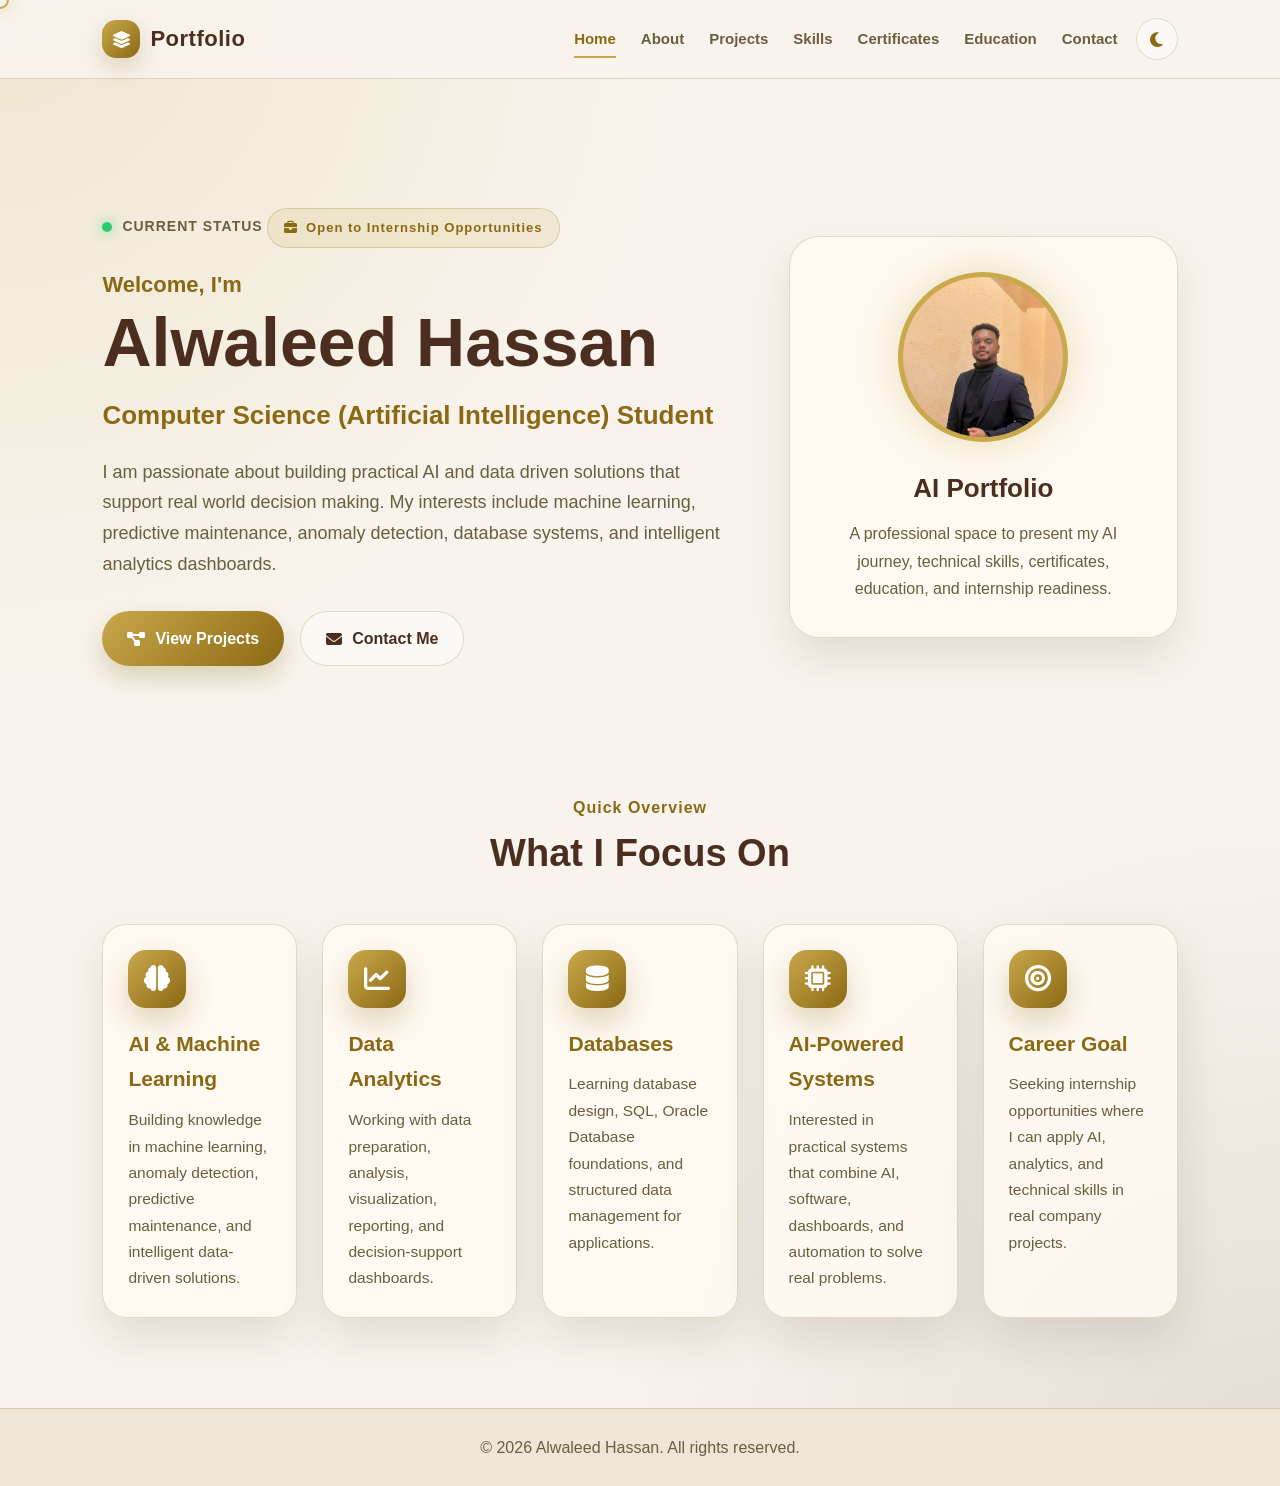
<file: index.html>
<!DOCTYPE html>
<html lang="en">
<head>
  <meta charset="UTF-8" />
  <meta name="viewport" content="width=device-width, initial-scale=1.0" />

  <title>Alwaleed Hassan | Portfolio</title>

  <link rel="icon" type="image/png" href="assets/favicon.png.png" />
  <link rel="stylesheet" href="style.css" />

  <!-- Font Awesome Icons -->
  <link
    rel="stylesheet"
    href="https://cdnjs.cloudflare.com/ajax/libs/font-awesome/6.5.0/css/all.min.css"
  />
</head>
<body>

  <div class="custom-cursor" id="customCursor"></div>

  <header class="navbar">
    <a href="index.html" class="logo">
      <span class="logo-icon">
        <i class="fa-solid fa-layer-group"></i>
      </span>
      <span>Portfolio</span>
    </a>

    <div class="nav-right">
      <nav class="nav-links" id="navLinks">
        <a href="index.html" class="active">Home</a>
        <a href="about.html">About</a>
        <a href="projects.html">Projects</a>
        <a href="skills.html">Skills</a>
        <a href="certificates.html">Certificates</a>
        <a href="education.html">Education</a>
        <a href="contact.html">Contact</a>
      </nav>

      <button class="theme-toggle" id="themeToggle" aria-label="Toggle dark mode">
        <i class="fa-solid fa-moon"></i>
      </button>

      <button class="menu-btn" id="menuBtn" aria-label="Open menu">
        <i class="fa-solid fa-bars"></i>
      </button>
    </div>
  </header>

  <main class="home">
    <section class="hero">
      <div class="hero-content">

        <p class="status-line">
          <span></span>
          Current Status
        </p>

        <p class="eyebrow">
          <i class="fa-solid fa-briefcase"></i>
          Open to Internship Opportunities
        </p>

        <p class="welcome-text">Welcome, I'm</p>

        <h1>Alwaleed Hassan</h1>

        <h2>Computer Science (Artificial Intelligence) Student</h2>

        <p class="hero-text">
          I am passionate about building practical AI and data driven solutions that
          support real world decision making. My interests include machine learning,
          predictive maintenance, anomaly detection, database systems, and intelligent
          analytics dashboards.
        </p>

        <div class="hero-buttons">
          <a href="projects.html" class="btn primary">
            <i class="fa-solid fa-diagram-project"></i>
            View Projects
          </a>

          <a href="contact.html" class="btn secondary">
            <i class="fa-solid fa-envelope"></i>
            Contact Me
          </a>
        </div>
      </div>

      <div class="hero-card">
        <div class="profile-photo-circle">
          <img src="assets/Images/profile.jpg.jpeg" alt="Alwaleed Hassan Profile Photo" />
        </div>

        <h3>AI Portfolio</h3>

        <p>
          A professional space to present my AI journey, technical skills,
          certificates, education, and internship readiness.
        </p>
      </div>
    </section>

    <section class="quick-section">
      <div class="section-title">
        <p>Quick Overview</p>
        <h2>What I Focus On</h2>
      </div>

      <div class="overview-grid five-grid">

        <div class="overview-card">
          <div class="card-icon">
            <i class="fa-solid fa-brain"></i>
          </div>

          <h3>AI & Machine Learning</h3>

          <p>
            Building knowledge in machine learning, anomaly detection,
            predictive maintenance, and intelligent data-driven solutions.
          </p>
        </div>

        <div class="overview-card">
          <div class="card-icon">
            <i class="fa-solid fa-chart-line"></i>
          </div>

          <h3>Data Analytics</h3>

          <p>
            Working with data preparation, analysis, visualization,
            reporting, and decision-support dashboards.
          </p>
        </div>

        <div class="overview-card">
          <div class="card-icon">
            <i class="fa-solid fa-database"></i>
          </div>

          <h3>Databases</h3>

          <p>
            Learning database design, SQL, Oracle Database foundations,
            and structured data management for applications.
          </p>
        </div>

        <div class="overview-card">
          <div class="card-icon">
            <i class="fa-solid fa-microchip"></i>
          </div>

          <h3>AI-Powered Systems</h3>

          <p>
            Interested in practical systems that combine AI, software,
            dashboards, and automation to solve real problems.
          </p>
        </div>

        <div class="overview-card">
          <div class="card-icon">
            <i class="fa-solid fa-bullseye"></i>
          </div>

          <h3>Career Goal</h3>

          <p>
            Seeking internship opportunities where I can apply AI,
            analytics, and technical skills in real company projects.
          </p>
        </div>

      </div>
    </section>
  </main>

  <footer>
    <p>© 2026 Alwaleed Hassan. All rights reserved.</p>
  </footer>

  <script src="script.js"></script>
</body>
</html>
</file>
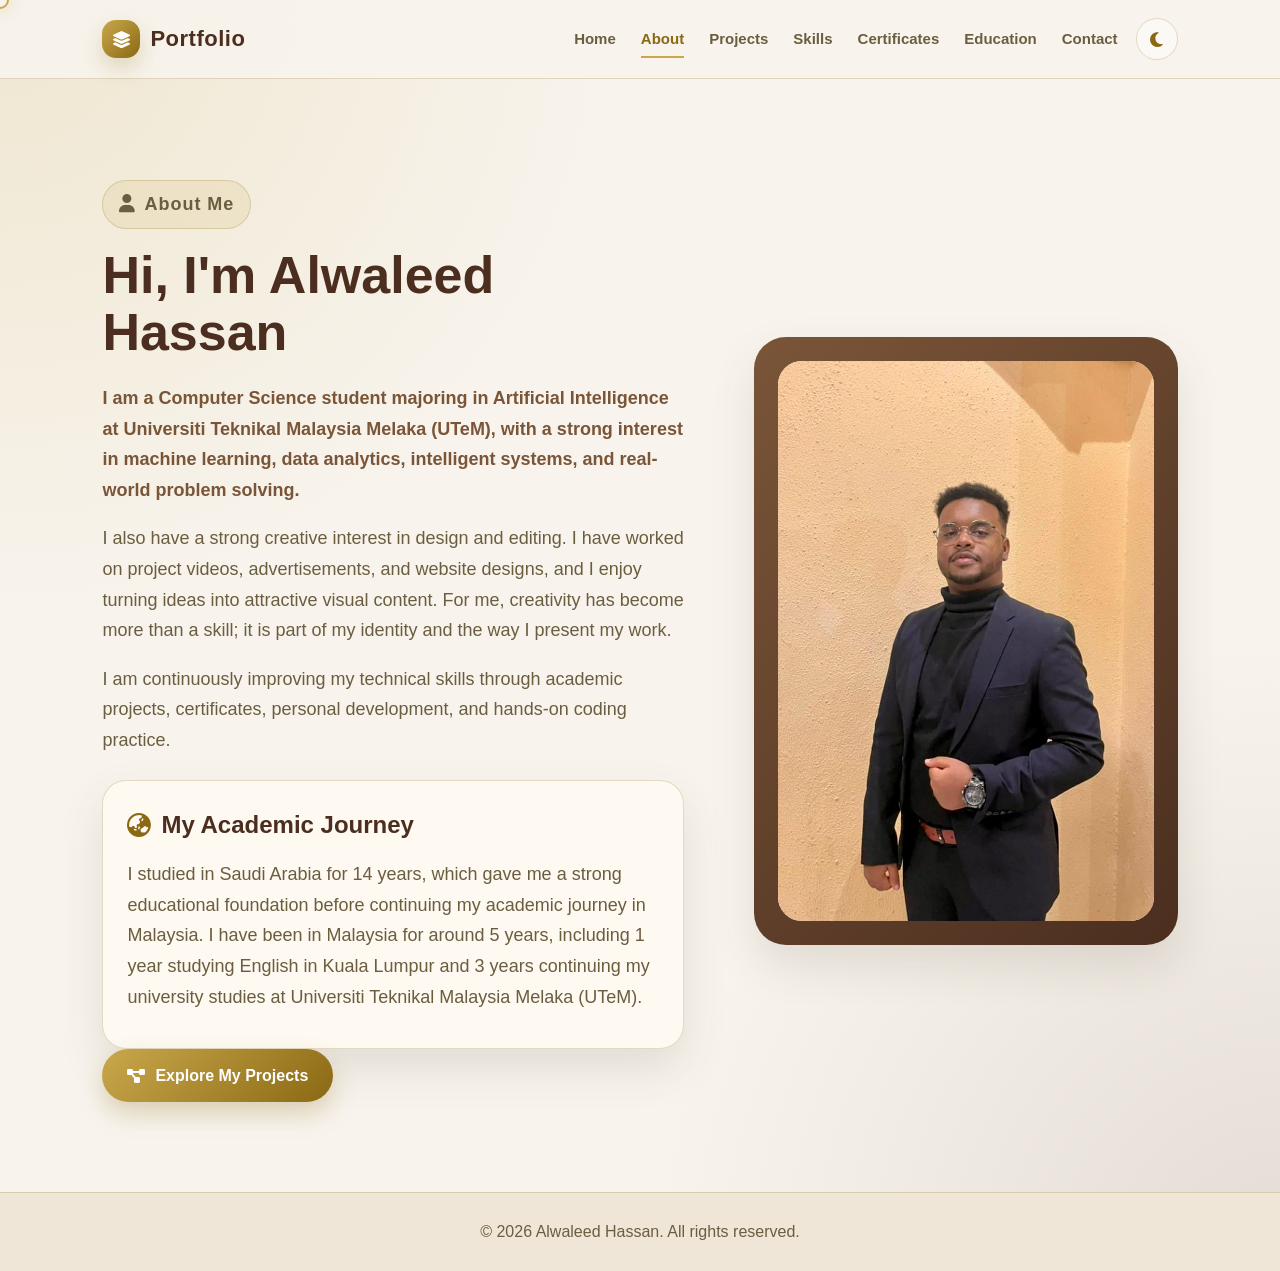
<file: about.html>
<!DOCTYPE html>
<html lang="en">
<head>
  <meta charset="UTF-8" />
  <meta name="viewport" content="width=device-width, initial-scale=1.0" />

  <title>About | Alwaleed Hassan</title>

  <link rel="icon" type="image/png" href="assets/favicon.png.png" />
  <link rel="stylesheet" href="style.css" />

  <!-- Font Awesome Icons -->
  <link
    rel="stylesheet"
    href="https://cdnjs.cloudflare.com/ajax/libs/font-awesome/6.5.0/css/all.min.css"
  />

  <style>
    .about-hero {
      padding: 95px 8% 90px;
      display: grid;
      grid-template-columns: 1.1fr 0.8fr;
      gap: 70px;
      align-items: center;
      min-height: calc(100vh - 85px);
    }

    .about-left h1 {
      font-size: 52px;
      color: var(--brown);
      margin-bottom: 22px;
      line-height: 1.1;
    }

    .about-left p {
      color: var(--muted);
      font-size: 18px;
      margin-bottom: 18px;
      max-width: 760px;
    }

    .about-intro {
      font-weight: 600;
      color: var(--brown-soft) !important;
    }

    .about-story-box {
      margin-top: 24px;
      padding: 24px;
      border-radius: 24px;
      background: rgba(255, 250, 242, 0.78);
      border: 1px solid var(--border);
      box-shadow: var(--shadow);
    }

    body.dark-mode .about-story-box {
      background: rgba(33, 23, 17, 0.9);
    }

    .about-story-box h2 {
      color: var(--brown);
      font-size: 24px;
      margin-bottom: 14px;
      display: flex;
      align-items: center;
      gap: 10px;
    }

    .about-story-box h2 i {
      color: var(--gold-dark);
    }

    .about-story-box p {
      margin-bottom: 12px;
    }

    .about-photo-box {
      background: linear-gradient(135deg, var(--brown-soft), var(--brown));
      padding: 24px;
      border-radius: 32px;
      box-shadow: var(--shadow);
      max-width: 480px;
      margin-left: auto;
    }

    .about-photo-box img {
      width: 100%;
      height: 560px;
      object-fit: cover;
      object-position: center 28%;
      border-radius: 24px;
      display: block;
      background: var(--card);
    }

    @media (max-width: 1000px) {
      .about-hero {
        grid-template-columns: 1fr;
        text-align: center;
        gap: 45px;
        padding-top: 70px;
      }

      .about-left p {
        margin-left: auto;
        margin-right: auto;
      }

      .about-left h1 {
        font-size: 40px;
      }

      .about-story-box h2 {
        justify-content: center;
      }

      .about-photo-box {
        margin: auto;
        max-width: 430px;
      }

      .about-photo-box img {
        height: 500px;
      }
    }
  </style>
</head>
<body>

  <div class="custom-cursor" id="customCursor"></div>

  <header class="navbar">
    <a href="index.html" class="logo">
      <span class="logo-icon">
        <i class="fa-solid fa-layer-group"></i>
      </span>
      <span>Portfolio</span>
    </a>

    <div class="nav-right">
      <nav class="nav-links" id="navLinks">
        <a href="index.html">Home</a>
        <a href="about.html" class="active">About</a>
        <a href="projects.html">Projects</a>
        <a href="skills.html">Skills</a>
        <a href="certificates.html">Certificates</a>
        <a href="education.html">Education</a>
        <a href="contact.html">Contact</a>
      </nav>

      <button class="theme-toggle" id="themeToggle" aria-label="Toggle dark mode">
        <i class="fa-solid fa-moon"></i>
      </button>

      <button class="menu-btn" id="menuBtn" aria-label="Open menu">
        <i class="fa-solid fa-bars"></i>
      </button>
    </div>
  </header>

  <main class="page">

    <section class="about-hero">
      <div class="about-left">
        <p class="eyebrow">
          <i class="fa-solid fa-user"></i>
          About Me
        </p>

        <h1>Hi, I'm Alwaleed Hassan</h1>

        <p class="about-intro">
          I am a Computer Science student majoring in Artificial Intelligence at
          Universiti Teknikal Malaysia Melaka (UTeM), with a strong interest in
          machine learning, data analytics, intelligent systems, and real-world problem solving.
        </p>

        <p>
          I also have a strong creative interest in design and editing. I have worked on
          project videos, advertisements, and website designs, and I enjoy turning ideas
          into attractive visual content. For me, creativity has become more than a skill;
          it is part of my identity and the way I present my work.
        </p>

        <p>
          I am continuously improving my technical skills through academic projects,
          certificates, personal development, and hands-on coding practice.
        </p>

        <div class="about-story-box">
          <h2>
            <i class="fa-solid fa-earth-asia"></i>
            My Academic Journey
          </h2>

          <p>
            I studied in Saudi Arabia for 14 years, which gave me a strong educational
            foundation before continuing my academic journey in Malaysia. I have been
            in Malaysia for around 5 years, including 1 year studying English in Kuala
            Lumpur and 3 years continuing my university studies at Universiti Teknikal
            Malaysia Melaka (UTeM).
          </p>
        </div>

        <a href="projects.html" class="btn primary">
          <i class="fa-solid fa-diagram-project"></i>
          Explore My Projects
        </a>
      </div>

      <div class="about-photo-box">
        <img src="assets/Images/profile.jpg.jpeg" alt="Alwaleed Hassan Profile Photo">
      </div>
    </section>

  </main>

  <footer>
    <p>© 2026 Alwaleed Hassan. All rights reserved.</p>
  </footer>

  <script src="script.js"></script>
</body>
</html>
</file>
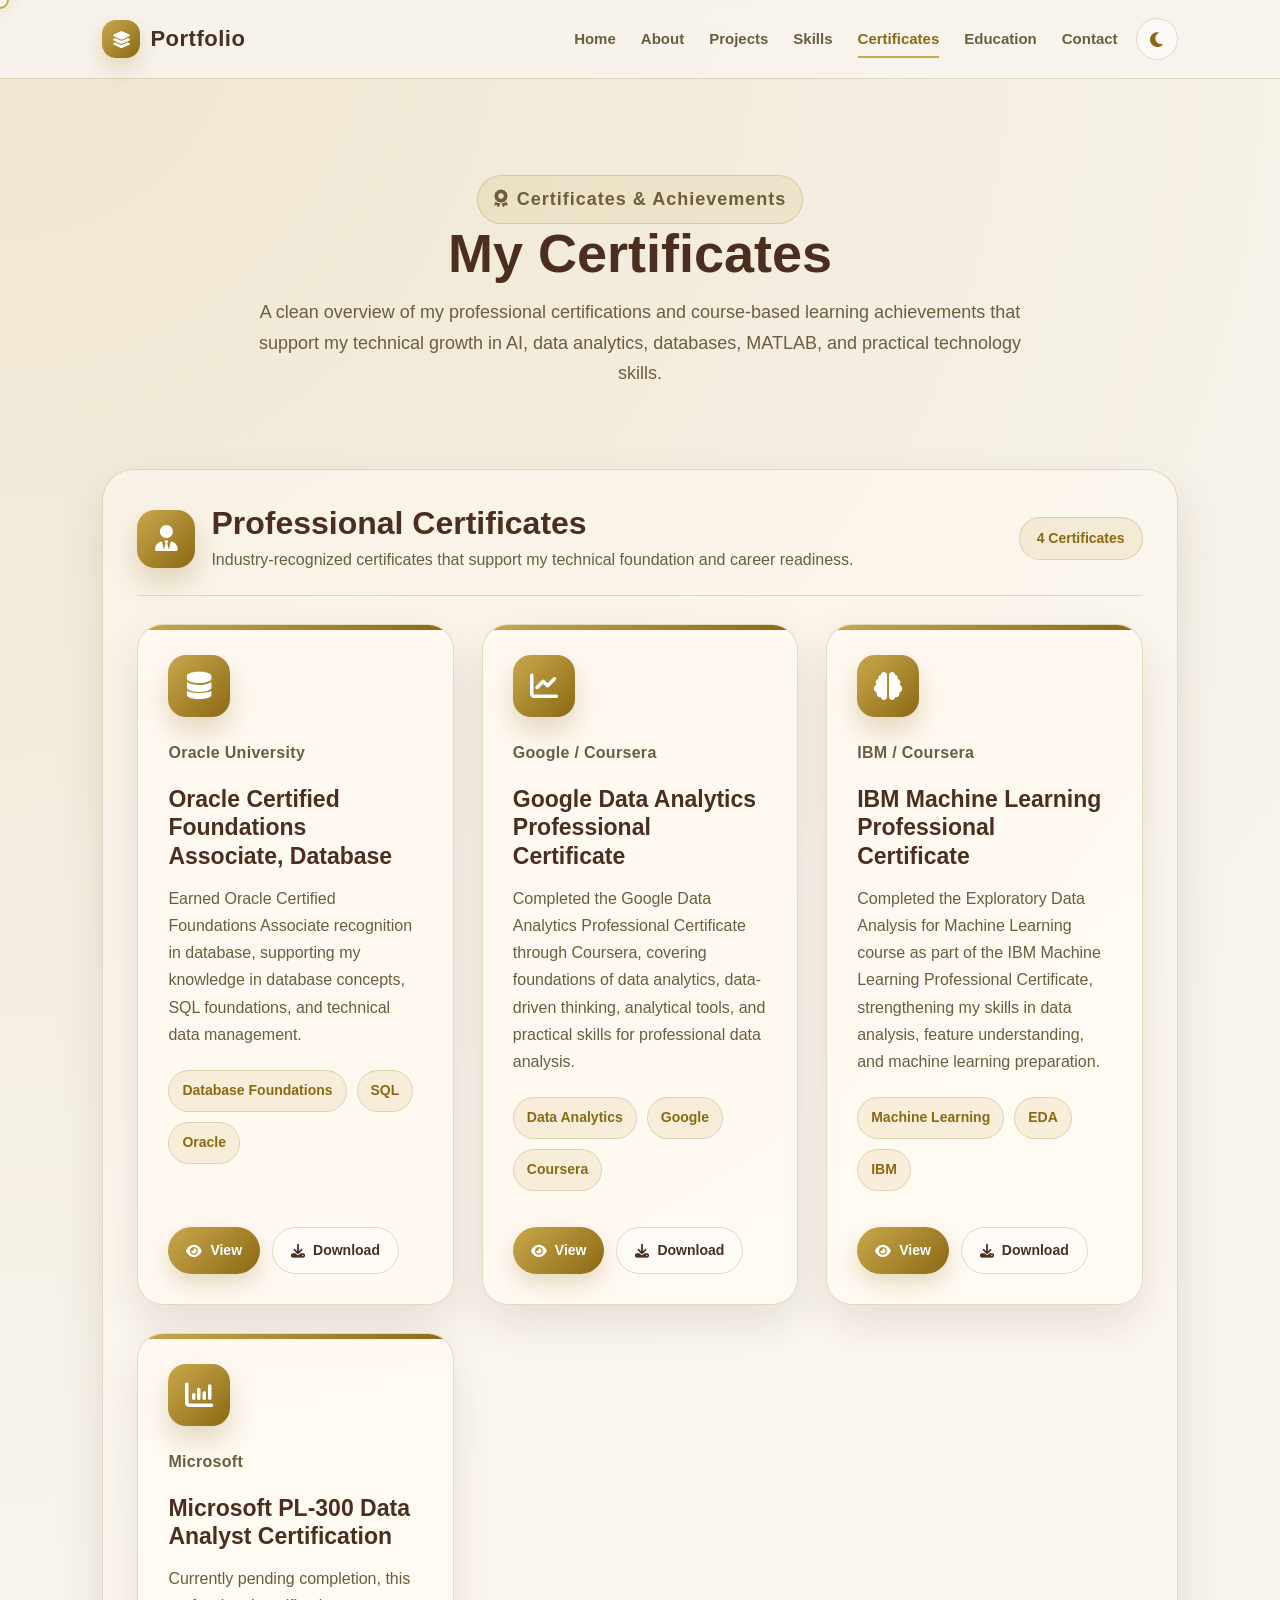
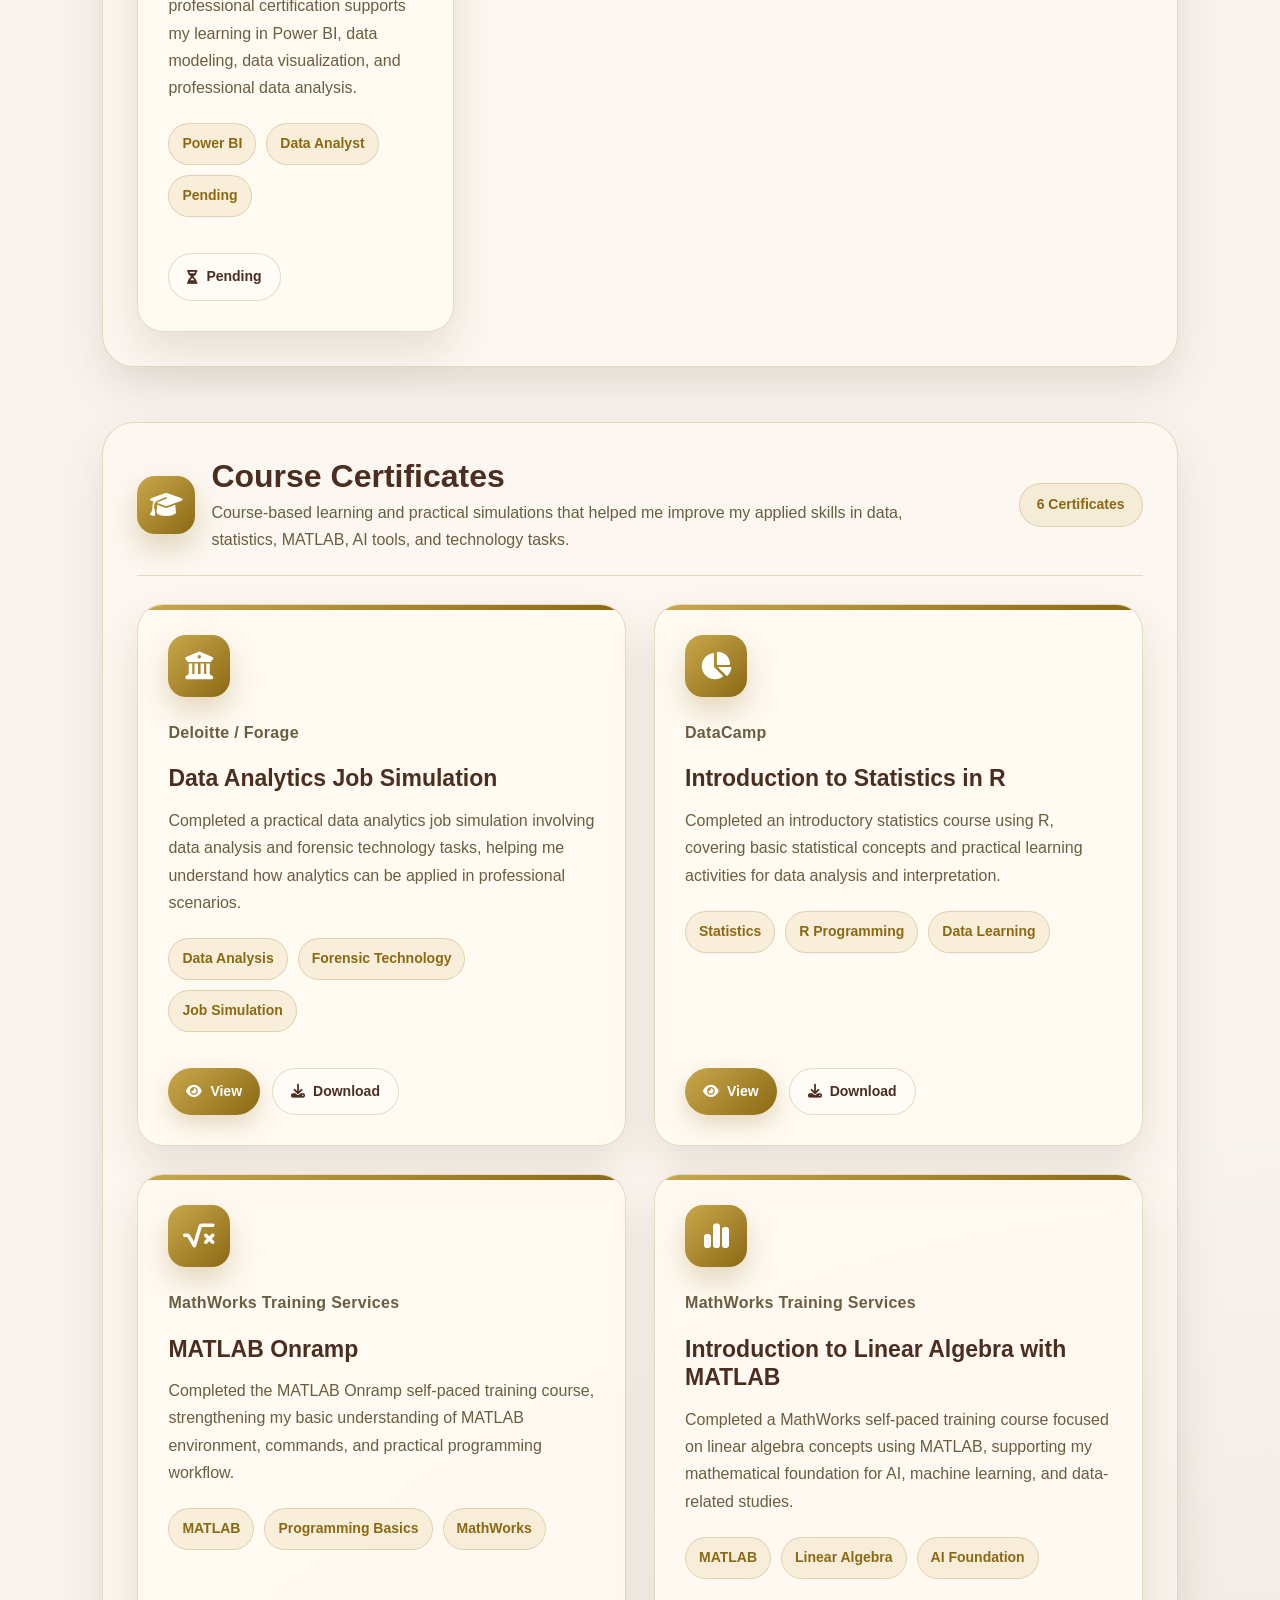
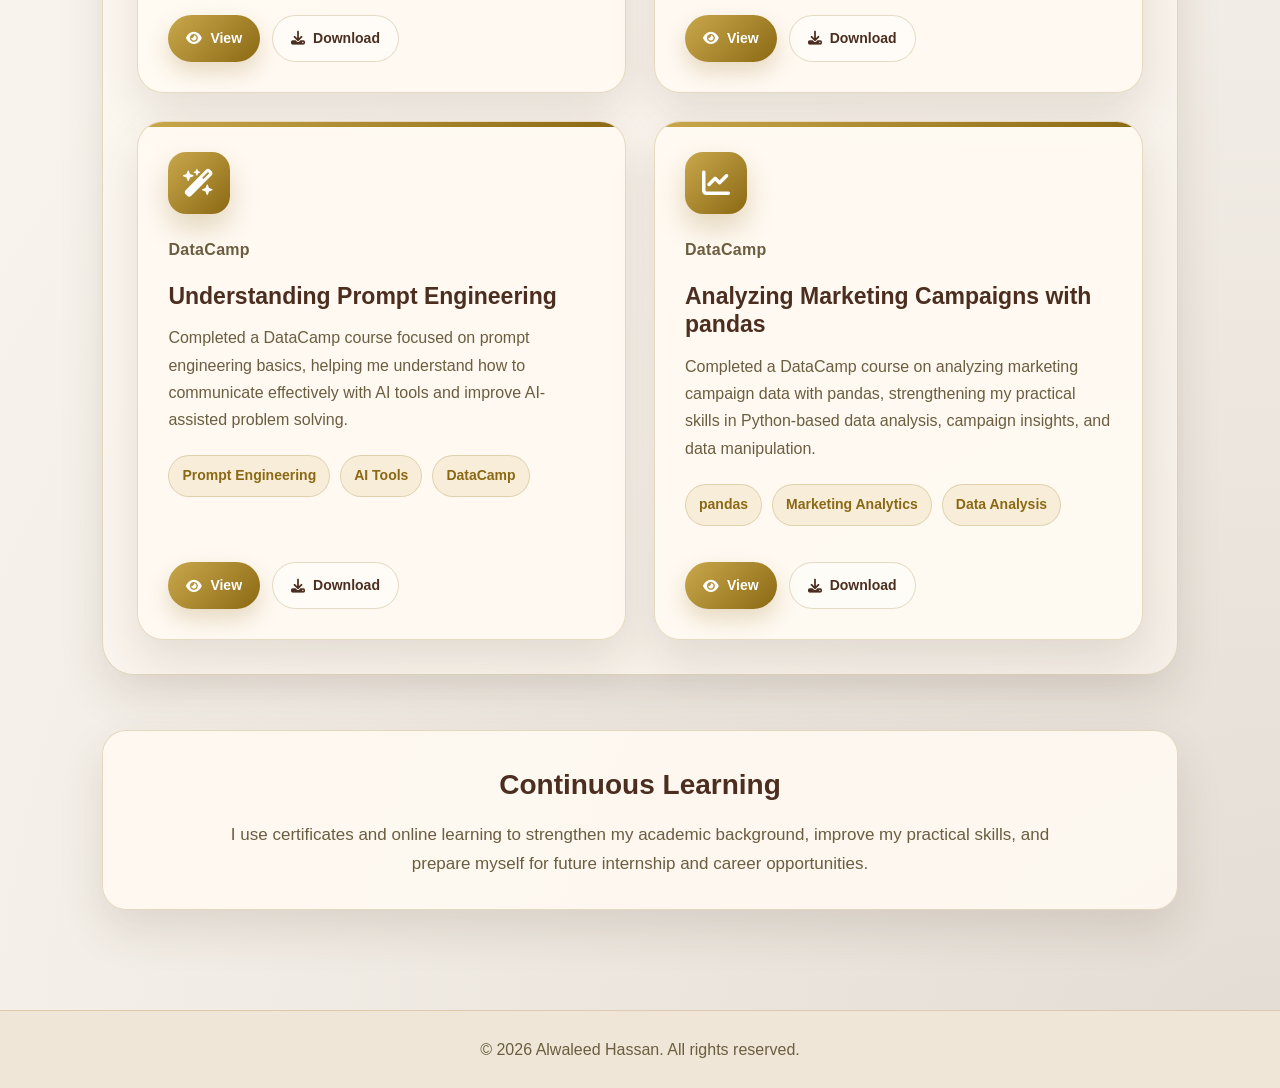
<file: certificates.html>
<!DOCTYPE html>
<html lang="en">
<head>
  <meta charset="UTF-8" />
  <meta name="viewport" content="width=device-width, initial-scale=1.0" />

  <title>Certificates | Alwaleed Hassan</title>
  <link rel="icon" type="image/png" href="assets/favicon.png.png" />

  <link rel="stylesheet" href="style.css" />

  <!-- Font Awesome Icons -->
  <link
    rel="stylesheet"
    href="https://cdnjs.cloudflare.com/ajax/libs/font-awesome/6.5.0/css/all.min.css"
  />

  <style>
    .certificates-wrapper {
      display: grid;
      gap: 55px;
    }

    .certificate-section-block {
      background: rgba(255, 250, 242, 0.55);
      border: 1px solid var(--border);
      border-radius: 32px;
      padding: 34px;
      box-shadow: var(--shadow);
    }

    body.dark-mode .certificate-section-block {
      background: rgba(33, 23, 17, 0.72);
    }

    .certificate-section-header {
      display: flex;
      align-items: center;
      justify-content: space-between;
      gap: 25px;
      margin-bottom: 28px;
      border-bottom: 1px solid var(--border);
      padding-bottom: 22px;
    }

    .certificate-section-title {
      display: flex;
      align-items: center;
      gap: 16px;
    }

    .certificate-section-icon {
      width: 58px;
      height: 58px;
      border-radius: 18px;
      background: linear-gradient(135deg, var(--gold), var(--gold-dark));
      color: white;
      display: flex;
      align-items: center;
      justify-content: center;
      font-size: 26px;
      box-shadow: 0 14px 28px rgba(139, 105, 20, 0.24);
      flex-shrink: 0;
    }

    .certificate-section-title h2 {
      color: var(--brown);
      font-size: 32px;
      line-height: 1.2;
      margin-bottom: 4px;
    }

    .certificate-section-title p {
      color: var(--muted);
      font-size: 16px;
      max-width: 760px;
    }

    .certificate-count {
      padding: 9px 17px;
      border-radius: 30px;
      border: 1px solid var(--border);
      background: rgba(201, 168, 76, 0.14);
      color: var(--gold-dark);
      font-weight: 800;
      font-size: 14px;
      white-space: nowrap;
    }

    .certificates-grid {
      display: grid;
      grid-template-columns: repeat(3, 1fr);
      gap: 28px;
    }

    .certificates-grid.two-grid {
      grid-template-columns: repeat(2, 1fr);
    }

    .certificate-card {
      background: rgba(255, 250, 242, 0.9);
      border: 1px solid var(--border);
      border-radius: 26px;
      padding: 30px;
      box-shadow: var(--shadow);
      transition: 0.3s;
      display: flex;
      flex-direction: column;
      min-height: 360px;
      position: relative;
      overflow: hidden;
    }

    body.dark-mode .certificate-card,
    body.dark-mode .certificates-note {
      background: rgba(33, 23, 17, 0.9);
    }

    .certificate-card::before {
      content: "";
      width: 100%;
      height: 5px;
      background: linear-gradient(135deg, var(--gold), var(--gold-dark));
      position: absolute;
      top: 0;
      left: 0;
    }

    .certificate-card:hover {
      transform: translateY(-8px);
      border-color: var(--gold);
      box-shadow: 0 24px 55px rgba(75, 46, 31, 0.16);
    }

    .certificate-icon {
      width: 62px;
      height: 62px;
      border-radius: 18px;
      background: linear-gradient(135deg, var(--gold), var(--gold-dark));
      color: white;
      display: flex;
      align-items: center;
      justify-content: center;
      font-size: 28px;
      margin-bottom: 22px;
      box-shadow: 0 14px 28px rgba(139, 105, 20, 0.24);
    }

    .certificate-provider {
      color: var(--gold-dark);
      font-weight: 800;
      font-size: 14px;
      margin-bottom: 14px;
      letter-spacing: 0.3px;
    }

    .certificate-card h2 {
      color: var(--brown);
      font-size: 23px;
      line-height: 1.25;
      margin-bottom: 14px;
    }

    .certificate-card p {
      color: var(--muted);
      font-size: 16px;
      margin-bottom: 18px;
    }

    .certificate-badges {
      display: flex;
      flex-wrap: wrap;
      gap: 10px;
      margin-top: 4px;
      margin-bottom: 18px;
    }

    .certificate-badges span {
      padding: 8px 13px;
      border-radius: 30px;
      background: rgba(201, 168, 76, 0.14);
      border: 1px solid var(--border);
      color: var(--gold-dark);
      font-size: 14px;
      font-weight: 700;
    }

    .certificate-actions {
      display: flex;
      gap: 12px;
      flex-wrap: wrap;
      margin-top: auto;
      padding-top: 18px;
    }

    .certificate-actions a {
      text-decoration: none;
      padding: 11px 18px;
      border-radius: 50px;
      font-size: 14px;
      font-weight: 800;
      transition: 0.3s;
      display: inline-flex;
      align-items: center;
      gap: 8px;
    }

    .view-btn {
      background: linear-gradient(135deg, var(--gold), var(--gold-dark));
      color: white;
      box-shadow: 0 10px 22px rgba(139, 105, 20, 0.22);
    }

    .view-btn:hover {
      transform: translateY(-3px);
      box-shadow: 0 16px 30px rgba(139, 105, 20, 0.3);
    }

    .download-btn {
      color: var(--brown);
      border: 1px solid var(--border);
      background: var(--button-light);
    }

    .download-btn:hover {
      transform: translateY(-3px);
      color: var(--gold-dark);
      border-color: var(--gold);
    }

    .certificates-note {
      margin-top: 55px;
      background: rgba(255, 250, 242, 0.88);
      border: 1px solid var(--border);
      border-radius: 24px;
      padding: 30px;
      text-align: center;
      box-shadow: var(--shadow);
    }

    .certificates-note h2 {
      color: var(--brown);
      font-size: 28px;
      margin-bottom: 12px;
    }

    .certificates-note p {
      color: var(--muted);
      max-width: 820px;
      margin: auto;
      font-size: 17px;
    }

    @media (max-width: 1100px) {
      .certificates-grid,
      .certificates-grid.two-grid {
        grid-template-columns: 1fr;
      }

      .certificate-section-header {
        flex-direction: column;
        align-items: flex-start;
      }

      .certificate-card {
        min-height: auto;
      }
    }

    @media (max-width: 700px) {
      .certificate-section-block {
        padding: 24px;
      }

      .certificate-section-title {
        align-items: flex-start;
      }

      .certificate-section-title h2 {
        font-size: 26px;
      }
    }
  </style>
</head>
<body>

  <div class="custom-cursor" id="customCursor"></div>

  <header class="navbar">
    <a href="index.html" class="logo">
      <span class="logo-icon">
        <i class="fa-solid fa-layer-group"></i>
      </span>
      <span>Portfolio</span>
    </a>

    <div class="nav-right">
      <nav class="nav-links" id="navLinks">
        <a href="index.html">Home</a>
        <a href="about.html">About</a>
        <a href="projects.html">Projects</a>
        <a href="skills.html">Skills</a>
        <a href="certificates.html" class="active">Certificates</a>
        <a href="education.html">Education</a>
        <a href="contact.html">Contact</a>
      </nav>

      <button class="theme-toggle" id="themeToggle" aria-label="Toggle dark mode">
        <i class="fa-solid fa-moon"></i>
      </button>

      <button class="menu-btn" id="menuBtn" aria-label="Open menu">
        <i class="fa-solid fa-bars"></i>
      </button>
    </div>
  </header>

  <main class="certificates-page">

    <section class="certificates-hero">
      <p class="eyebrow">
        <i class="fa-solid fa-award"></i>
        Certificates & Achievements
      </p>

      <h1>My Certificates</h1>

      <p>
        A clean overview of my professional certifications and course-based learning
        achievements that support my technical growth in AI, data analytics, databases,
        MATLAB, and practical technology skills.
      </p>
    </section>

    <section class="certificates-section">

      <div class="certificates-wrapper">

        <!-- Professional Certificates -->
        <div class="certificate-section-block">
          <div class="certificate-section-header">
            <div class="certificate-section-title">
              <div class="certificate-section-icon">
                <i class="fa-solid fa-user-tie"></i>
              </div>

              <div>
                <h2>Professional Certificates</h2>
                <p>
                  Industry-recognized certificates that support my technical foundation
                  and career readiness.
                </p>
              </div>
            </div>

            <span class="certificate-count">4 Certificates</span>
          </div>

          <div class="certificates-grid">

            <div class="certificate-card">
              <div class="certificate-icon">
                <i class="fa-solid fa-database"></i>
              </div>

              <p class="certificate-provider">Oracle University</p>

              <h2>Oracle Certified Foundations Associate, Database</h2>

              <p>
                Earned Oracle Certified Foundations Associate recognition in database,
                supporting my knowledge in database concepts, SQL foundations, and
                technical data management.
              </p>

              <div class="certificate-badges">
                <span>Database Foundations</span>
                <span>SQL</span>
                <span>Oracle</span>
              </div>

              <div class="certificate-actions">
                <a href="assets/certificat/eCertificate.pdf" target="_blank" class="view-btn">
                  <i class="fa-solid fa-eye"></i>
                  View
                </a>

                <a href="assets/certificat/eCertificate.pdf" download class="download-btn">
                  <i class="fa-solid fa-download"></i>
                  Download
                </a>
              </div>
            </div>

            <div class="certificate-card">
              <div class="certificate-icon">
                <i class="fa-solid fa-chart-line"></i>
              </div>

              <p class="certificate-provider">Google / Coursera</p>

              <h2>Google Data Analytics Professional Certificate</h2>

              <p>
                Completed the Google Data Analytics Professional Certificate through Coursera,
                covering foundations of data analytics, data-driven thinking, analytical tools,
                and practical skills for professional data analysis.
              </p>

              <div class="certificate-badges">
                <span>Data Analytics</span>
                <span>Google</span>
                <span>Coursera</span>
              </div>

              <div class="certificate-actions">
                <a href="assets/certificat/google-data-analytics-professional-certificate.pdf" target="_blank" class="view-btn">
                  <i class="fa-solid fa-eye"></i>
                  View
                </a>

                <a href="assets/certificat/google-data-analytics-professional-certificate.pdf" download class="download-btn">
                  <i class="fa-solid fa-download"></i>
                  Download
                </a>
              </div>
            </div>

            <div class="certificate-card">
              <div class="certificate-icon">
                <i class="fa-solid fa-brain"></i>
              </div>

              <p class="certificate-provider">IBM / Coursera</p>

              <h2>IBM Machine Learning Professional Certificate</h2>

              <p>
                Completed the Exploratory Data Analysis for Machine Learning course as part
                of the IBM Machine Learning Professional Certificate, strengthening my skills
                in data analysis, feature understanding, and machine learning preparation.
              </p>

              <div class="certificate-badges">
                <span>Machine Learning</span>
                <span>EDA</span>
                <span>IBM</span>
              </div>

              <div class="certificate-actions">
                <a href="assets/certificat/ibm-machine-learning-professional-certificate.pdf" target="_blank" class="view-btn">
                  <i class="fa-solid fa-eye"></i>
                  View
                </a>

                <a href="assets/certificat/ibm-machine-learning-professional-certificate.pdf" download class="download-btn">
                  <i class="fa-solid fa-download"></i>
                  Download
                </a>
              </div>
            </div>

            <div class="certificate-card">
              <div class="certificate-icon">
                <i class="fa-solid fa-chart-column"></i>
              </div>

              <p class="certificate-provider">Microsoft</p>

              <h2>Microsoft PL-300 Data Analyst Certification</h2>

              <p>
                Currently pending completion, this professional certification supports
                my learning in Power BI, data modeling, data visualization, and
                professional data analysis.
              </p>

              <div class="certificate-badges">
                <span>Power BI</span>
                <span>Data Analyst</span>
                <span>Pending</span>
              </div>

              <div class="certificate-actions">
                <a href="#" onclick="return false;" class="download-btn">
                  <i class="fa-solid fa-hourglass-half"></i>
                  Pending
                </a>
              </div>
            </div>

          </div>
        </div>

        <!-- Course Certificates -->
        <div class="certificate-section-block">
          <div class="certificate-section-header">
            <div class="certificate-section-title">
              <div class="certificate-section-icon">
                <i class="fa-solid fa-graduation-cap"></i>
              </div>

              <div>
                <h2>Course Certificates</h2>
                <p>
                  Course-based learning and practical simulations that helped me improve
                  my applied skills in data, statistics, MATLAB, AI tools, and technology tasks.
                </p>
              </div>
            </div>

            <span class="certificate-count">6 Certificates</span>
          </div>

          <div class="certificates-grid two-grid">

            <div class="certificate-card">
              <div class="certificate-icon">
                <i class="fa-solid fa-building-columns"></i>
              </div>

              <p class="certificate-provider">Deloitte / Forage</p>

              <h2>Data Analytics Job Simulation</h2>

              <p>
                Completed a practical data analytics job simulation involving data
                analysis and forensic technology tasks, helping me understand how
                analytics can be applied in professional scenarios.
              </p>

              <div class="certificate-badges">
                <span>Data Analysis</span>
                <span>Forensic Technology</span>
                <span>Job Simulation</span>
              </div>

              <div class="certificate-actions">
                <a
                  href="assets/certificat/io9DzWKe3PTsiS6GG_9PBTqmSxAf6zZTseP_69eba4676809d5317b42ff74_1777060596076_completion_certificate.pdf"
                  target="_blank"
                  class="view-btn"
                >
                  <i class="fa-solid fa-eye"></i>
                  View
                </a>

                <a
                  href="assets/certificat/io9DzWKe3PTsiS6GG_9PBTqmSxAf6zZTseP_69eba4676809d5317b42ff74_1777060596076_completion_certificate.pdf"
                  download
                  class="download-btn"
                >
                  <i class="fa-solid fa-download"></i>
                  Download
                </a>
              </div>
            </div>

            <div class="certificate-card">
              <div class="certificate-icon">
                <i class="fa-solid fa-chart-pie"></i>
              </div>

              <p class="certificate-provider">DataCamp</p>

              <h2>Introduction to Statistics in R</h2>

              <p>
                Completed an introductory statistics course using R, covering basic
                statistical concepts and practical learning activities for data analysis
                and interpretation.
              </p>

              <div class="certificate-badges">
                <span>Statistics</span>
                <span>R Programming</span>
                <span>Data Learning</span>
              </div>

              <div class="certificate-actions">
                <a href="assets/certificat/ALWALEED_HASSAN_ELYAS_DataCamp_Certificate.pdf" target="_blank" class="view-btn">
                  <i class="fa-solid fa-eye"></i>
                  View
                </a>

                <a href="assets/certificat/ALWALEED_HASSAN_ELYAS_DataCamp_Certificate.pdf" download class="download-btn">
                  <i class="fa-solid fa-download"></i>
                  Download
                </a>
              </div>
            </div>

            <div class="certificate-card">
              <div class="certificate-icon">
                <i class="fa-solid fa-square-root-variable"></i>
              </div>

              <p class="certificate-provider">MathWorks Training Services</p>

              <h2>MATLAB Onramp</h2>

              <p>
                Completed the MATLAB Onramp self-paced training course, strengthening
                my basic understanding of MATLAB environment, commands, and practical
                programming workflow.
              </p>

              <div class="certificate-badges">
                <span>MATLAB</span>
                <span>Programming Basics</span>
                <span>MathWorks</span>
              </div>

              <div class="certificate-actions">
                <a href="assets/certificat/matlab-onramp.pdf" target="_blank" class="view-btn">
                  <i class="fa-solid fa-eye"></i>
                  View
                </a>

                <a href="assets/certificat/matlab-onramp.pdf" download class="download-btn">
                  <i class="fa-solid fa-download"></i>
                  Download
                </a>
              </div>
            </div>

            <div class="certificate-card">
              <div class="certificate-icon">
                <i class="fa-solid fa-chart-simple"></i>
              </div>

              <p class="certificate-provider">MathWorks Training Services</p>

              <h2>Introduction to Linear Algebra with MATLAB</h2>

              <p>
                Completed a MathWorks self-paced training course focused on linear
                algebra concepts using MATLAB, supporting my mathematical foundation
                for AI, machine learning, and data-related studies.
              </p>

              <div class="certificate-badges">
                <span>MATLAB</span>
                <span>Linear Algebra</span>
                <span>AI Foundation</span>
              </div>

              <div class="certificate-actions">
                <a href="assets/certificat/linear-algebra-matlab.pdf" target="_blank" class="view-btn">
                  <i class="fa-solid fa-eye"></i>
                  View
                </a>

                <a href="assets/certificat/linear-algebra-matlab.pdf" download class="download-btn">
                  <i class="fa-solid fa-download"></i>
                  Download
                </a>
              </div>
            </div>

            <div class="certificate-card">
              <div class="certificate-icon">
                <i class="fa-solid fa-wand-magic-sparkles"></i>
              </div>

              <p class="certificate-provider">DataCamp</p>

              <h2>Understanding Prompt Engineering</h2>

              <p>
                Completed a DataCamp course focused on prompt engineering basics,
                helping me understand how to communicate effectively with AI tools
                and improve AI-assisted problem solving.
              </p>

              <div class="certificate-badges">
                <span>Prompt Engineering</span>
                <span>AI Tools</span>
                <span>DataCamp</span>
              </div>

              <div class="certificate-actions">
                <a href="assets/certificat/understanding-prompt-engineering.pdf" target="_blank" class="view-btn">
                  <i class="fa-solid fa-eye"></i>
                  View
                </a>

                <a href="assets/certificat/understanding-prompt-engineering.pdf" download class="download-btn">
                  <i class="fa-solid fa-download"></i>
                  Download
                </a>
              </div>
            </div>

            <div class="certificate-card">
              <div class="certificate-icon">
                <i class="fa-solid fa-chart-line"></i>
              </div>

              <p class="certificate-provider">DataCamp</p>

              <h2>Analyzing Marketing Campaigns with pandas</h2>

              <p>
                Completed a DataCamp course on analyzing marketing campaign data with
                pandas, strengthening my practical skills in Python-based data analysis,
                campaign insights, and data manipulation.
              </p>

              <div class="certificate-badges">
                <span>pandas</span>
                <span>Marketing Analytics</span>
                <span>Data Analysis</span>
              </div>

              <div class="certificate-actions">
                <a href="assets/certificat/analyzing-marketing-campaigns-pandas.pdf" target="_blank" class="view-btn">
                  <i class="fa-solid fa-eye"></i>
                  View
                </a>

                <a href="assets/certificat/analyzing-marketing-campaigns-pandas.pdf" download class="download-btn">
                  <i class="fa-solid fa-download"></i>
                  Download
                </a>
              </div>
            </div>

          </div>
        </div>

      </div>

      <div class="certificates-note">
        <h2>Continuous Learning</h2>

        <p>
          I use certificates and online learning to strengthen my academic background,
          improve my practical skills, and prepare myself for future internship and career opportunities.
        </p>
      </div>

    </section>

  </main>

  <footer>
    <p>© 2026 Alwaleed Hassan. All rights reserved.</p>
  </footer>

  <script src="script.js"></script>
</body>
</html>
</file>
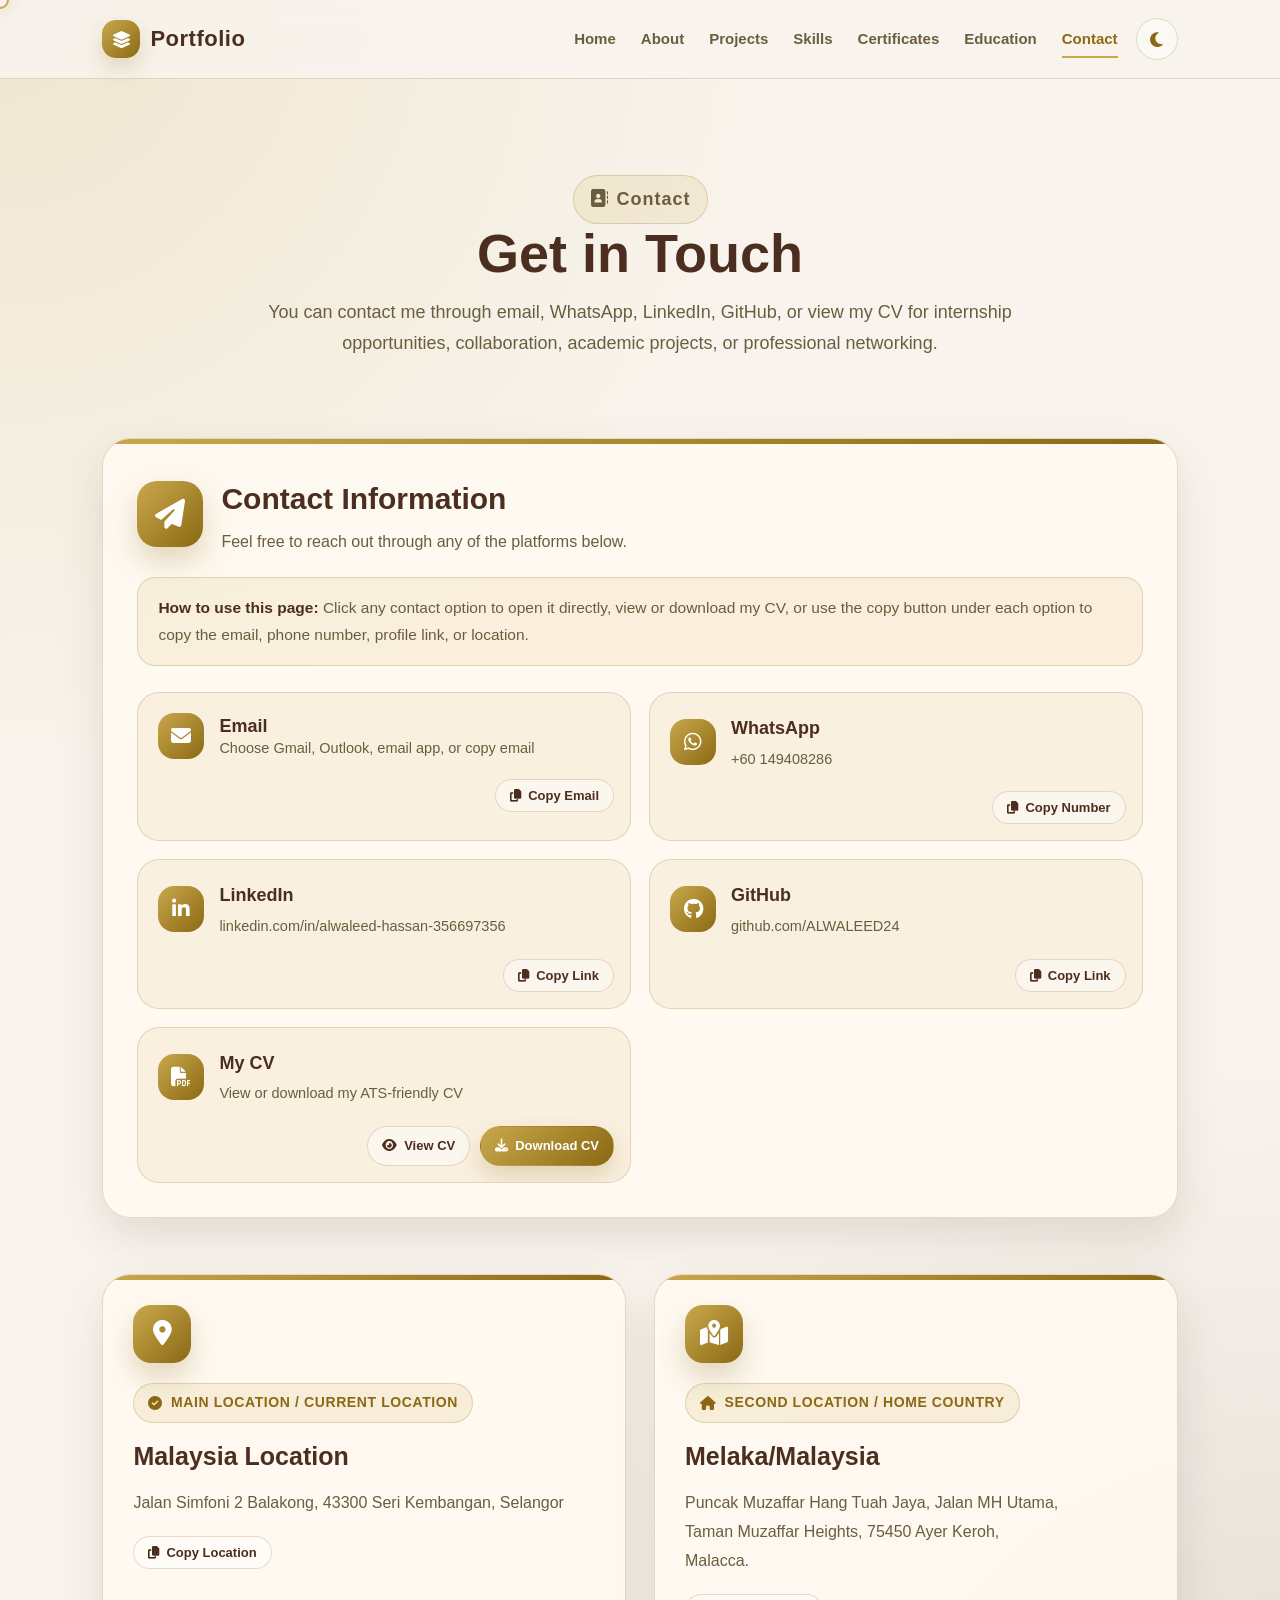
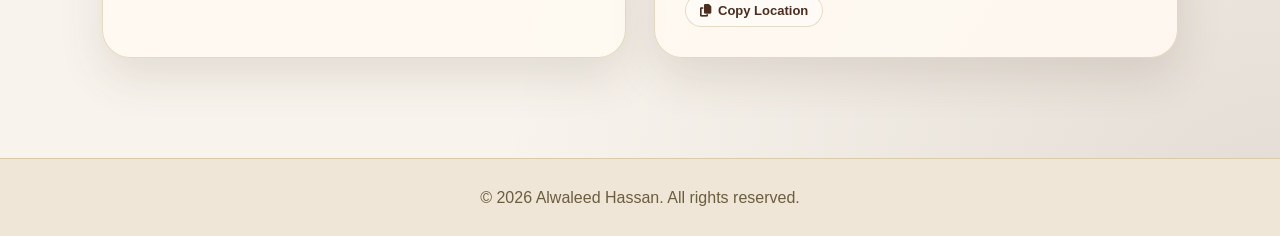
<file: contact.html>
<!DOCTYPE html>
<html lang="en">
<head>
  <meta charset="UTF-8" />
  <meta name="viewport" content="width=device-width, initial-scale=1.0" />

  <title>Contact | Alwaleed Hassan</title>
  <link rel="icon" type="image/png" href="assets/favicon.png.png" />

  <link rel="stylesheet" href="style.css" />

  <!-- Font Awesome Icons -->
  <link
    rel="stylesheet"
    href="https://cdnjs.cloudflare.com/ajax/libs/font-awesome/6.5.0/css/all.min.css"
  />

  <style>
    .contact-wrapper {
      display: grid;
      grid-template-columns: 1fr;
      gap: 28px;
      max-width: 1150px;
      margin: auto;
    }

    .contact-info-card {
      background: rgba(255, 250, 242, 0.88);
      border: 1px solid var(--border);
      border-radius: 28px;
      padding: 34px;
      box-shadow: var(--shadow);
      position: relative;
      overflow: hidden;
      transition: 0.3s;
    }

    body.dark-mode .contact-info-card,
    body.dark-mode .location-card {
      background: rgba(33, 23, 17, 0.9);
    }

    .contact-info-card::before,
    .location-card::before {
      content: "";
      width: 100%;
      height: 5px;
      background: linear-gradient(135deg, var(--gold), var(--gold-dark));
      position: absolute;
      top: 0;
      left: 0;
    }

    .contact-info-card:hover,
    .location-card:hover {
      transform: translateY(-8px);
      border-color: var(--gold);
      box-shadow: 0 24px 55px rgba(75, 46, 31, 0.16);
    }

    .contact-card-header {
      display: flex;
      align-items: center;
      gap: 18px;
      margin-bottom: 22px;
    }

    .contact-icon-main {
      width: 66px;
      height: 66px;
      border-radius: 20px;
      background: linear-gradient(135deg, var(--gold), var(--gold-dark));
      color: white;
      display: flex;
      align-items: center;
      justify-content: center;
      font-size: 30px;
      box-shadow: 0 14px 28px rgba(139, 105, 20, 0.24);
      flex-shrink: 0;
    }

    .contact-card-header h2 {
      color: var(--brown);
      font-size: 30px;
      margin-bottom: 4px;
    }

    .contact-card-header p {
      color: var(--muted);
      font-size: 16px;
      margin: 0;
    }

    .contact-instruction {
      margin: 22px 0 4px;
      padding: 17px 20px;
      border-radius: 18px;
      border: 1px solid var(--border);
      background: rgba(201, 168, 76, 0.12);
      color: var(--muted);
      font-size: 15.5px;
      line-height: 1.7;
    }

    .contact-instruction strong {
      color: var(--brown);
    }

    .contact-links-grid {
      display: grid;
      grid-template-columns: repeat(2, 1fr);
      gap: 18px;
      margin-top: 26px;
    }

    .contact-box-wrapper {
      border: 1px solid var(--border);
      border-radius: 22px;
      background: rgba(201, 168, 76, 0.10);
      transition: 0.3s;
      overflow: hidden;
    }

    .contact-box-wrapper:hover {
      transform: translateY(-5px);
      border-color: var(--gold);
      background: rgba(201, 168, 76, 0.16);
    }

    .contact-link-box {
      text-decoration: none;
      padding: 20px;
      display: flex;
      align-items: center;
      gap: 15px;
      width: 100%;
      text-align: left;
      border: none;
      background: transparent;
      font-family: inherit;
    }

    .contact-link-box i {
      width: 46px;
      height: 46px;
      border-radius: 16px;
      background: linear-gradient(135deg, var(--gold), var(--gold-dark));
      color: white;
      display: flex;
      align-items: center;
      justify-content: center;
      font-size: 20px;
      flex-shrink: 0;
    }

    .contact-link-box h3 {
      color: var(--brown);
      font-size: 18px;
      margin-bottom: 3px;
    }

    .contact-link-box p {
      color: var(--muted);
      font-size: 14.5px;
      margin: 0;
      word-break: break-word;
    }

    .copy-row {
      display: flex;
      justify-content: flex-end;
      gap: 10px;
      flex-wrap: wrap;
      padding: 0 16px 16px;
    }

    .copy-btn {
      border: 1px solid var(--border);
      background: var(--button-light);
      color: var(--brown);
      border-radius: 50px;
      padding: 8px 14px;
      font-size: 13px;
      font-weight: 800;
      display: inline-flex;
      align-items: center;
      gap: 7px;
      transition: 0.3s;
      font-family: inherit;
      text-decoration: none;
    }

    .copy-btn:hover {
      transform: translateY(-2px);
      border-color: var(--gold);
      color: var(--gold-dark);
    }

    .cv-download-btn {
      background: linear-gradient(135deg, var(--gold), var(--gold-dark));
      color: white;
      border-color: transparent;
      box-shadow: 0 10px 22px rgba(139, 105, 20, 0.22);
    }

    .cv-download-btn:hover {
      color: white;
      box-shadow: 0 16px 30px rgba(139, 105, 20, 0.3);
    }

    .email-options {
      margin-top: 18px;
      padding: 22px;
      border: 1px solid var(--border);
      border-radius: 22px;
      background: rgba(201, 168, 76, 0.10);
      display: none;
      animation: fadeDown 0.25s ease;
    }

    .email-options.active {
      display: block;
    }

    .email-options h3 {
      color: var(--brown);
      font-size: 22px;
      margin-bottom: 8px;
    }

    .email-options p {
      color: var(--muted);
      font-size: 15px;
      margin-bottom: 18px;
    }

    .email-option-buttons {
      display: flex;
      flex-wrap: wrap;
      gap: 12px;
    }

    .email-option-btn {
      text-decoration: none;
      border: 1px solid var(--border);
      border-radius: 50px;
      padding: 12px 18px;
      background: var(--button-light);
      color: var(--brown);
      font-weight: 800;
      font-size: 14px;
      display: inline-flex;
      align-items: center;
      gap: 9px;
      transition: 0.3s;
      font-family: inherit;
    }

    .email-option-btn:hover {
      transform: translateY(-3px);
      border-color: var(--gold);
      color: var(--gold-dark);
    }

    .email-option-btn.primary-email {
      background: linear-gradient(135deg, var(--gold), var(--gold-dark));
      color: white;
      box-shadow: 0 12px 25px rgba(139, 105, 20, 0.22);
    }

    .email-option-btn.primary-email:hover {
      color: white;
      box-shadow: 0 18px 35px rgba(139, 105, 20, 0.32);
    }

    .copy-message {
      margin-top: 14px;
      color: var(--gold-dark);
      font-weight: 800;
      font-size: 14px;
      display: none;
    }

    .copy-message.active {
      display: block;
    }

    .locations-grid {
      display: grid;
      grid-template-columns: repeat(2, 1fr);
      gap: 28px;
      margin-top: 28px;
    }

    .location-card {
      background: rgba(255, 250, 242, 0.88);
      border: 1px solid var(--border);
      border-radius: 28px;
      padding: 30px;
      box-shadow: var(--shadow);
      position: relative;
      overflow: hidden;
      transition: 0.3s;
    }

    .location-label {
      color: var(--gold-dark);
      font-weight: 900;
      font-size: 14px;
      letter-spacing: 0.6px;
      text-transform: uppercase;
      margin-bottom: 12px;
      display: inline-flex;
      align-items: center;
      gap: 8px;
      padding: 7px 14px;
      border-radius: 30px;
      background: rgba(201, 168, 76, 0.14);
      border: 1px solid var(--border);
    }

    .location-card .location-icon {
      width: 58px;
      height: 58px;
      border-radius: 18px;
      background: linear-gradient(135deg, var(--gold), var(--gold-dark));
      color: white;
      display: flex;
      align-items: center;
      justify-content: center;
      font-size: 25px;
      margin-bottom: 20px;
      box-shadow: 0 14px 28px rgba(139, 105, 20, 0.24);
    }

    .location-card h2 {
      color: var(--brown);
      font-size: 25px;
      margin-bottom: 12px;
    }

    .location-card p {
      color: var(--muted);
      font-size: 16px;
      line-height: 1.8;
      margin-bottom: 18px;
    }

    .location-copy {
      justify-content: flex-start;
      padding: 0;
    }

    @keyframes fadeDown {
      from {
        opacity: 0;
        transform: translateY(-8px);
      }

      to {
        opacity: 1;
        transform: translateY(0);
      }
    }

    @media (max-width: 900px) {
      .contact-links-grid,
      .locations-grid {
        grid-template-columns: 1fr;
      }

      .contact-card-header {
        align-items: flex-start;
      }

      .email-option-buttons {
        flex-direction: column;
      }

      .email-option-btn {
        justify-content: center;
      }
    }
  </style>
</head>
<body>

  <div class="custom-cursor" id="customCursor"></div>

  <header class="navbar">
    <a href="index.html" class="logo">
      <span class="logo-icon">
        <i class="fa-solid fa-layer-group"></i>
      </span>
      <span>Portfolio</span>
    </a>

    <div class="nav-right">
      <nav class="nav-links" id="navLinks">
        <a href="index.html">Home</a>
        <a href="about.html">About</a>
        <a href="projects.html">Projects</a>
        <a href="skills.html">Skills</a>
        <a href="certificates.html">Certificates</a>
        <a href="education.html">Education</a>
        <a href="contact.html" class="active">Contact</a>
      </nav>

      <button class="theme-toggle" id="themeToggle" aria-label="Toggle dark mode">
        <i class="fa-solid fa-moon"></i>
      </button>

      <button class="menu-btn" id="menuBtn" aria-label="Open menu">
        <i class="fa-solid fa-bars"></i>
      </button>
    </div>
  </header>

  <main class="contact-page">

    <section class="contact-hero">
      <p class="eyebrow">
        <i class="fa-solid fa-address-book"></i>
        Contact
      </p>

      <h1>Get in Touch</h1>

      <p>
        You can contact me through email, WhatsApp, LinkedIn, GitHub, or view my CV
        for internship opportunities, collaboration, academic projects, or professional networking.
      </p>
    </section>

    <section class="contact-section">

      <div class="contact-wrapper">

        <div class="contact-info-card">
          <div class="contact-card-header">
            <div class="contact-icon-main">
              <i class="fa-solid fa-paper-plane"></i>
            </div>

            <div>
              <h2>Contact Information</h2>
              <p>Feel free to reach out through any of the platforms below.</p>
            </div>
          </div>

          <div class="contact-instruction">
            <strong>How to use this page:</strong>
            Click any contact option to open it directly, view or download my CV,
            or use the copy button under each option to copy the email, phone number,
            profile link, or location.
          </div>

          <div class="contact-links-grid">

            <div class="contact-box-wrapper">
              <button class="contact-link-box" type="button" onclick="toggleEmailOptions()">
                <i class="fa-solid fa-envelope"></i>
                <div>
                  <h3>Email</h3>
                  <p>Choose Gmail, Outlook, email app, or copy email</p>
                </div>
              </button>

              <div class="copy-row">
                <button class="copy-btn" type="button" onclick="copyText('alwaleedhassan49@gmail.com')">
                  <i class="fa-solid fa-copy"></i>
                  Copy Email
                </button>
              </div>
            </div>

            <div class="contact-box-wrapper">
              <a href="https://wa.me/60149408286" target="_blank" class="contact-link-box">
                <i class="fa-brands fa-whatsapp"></i>
                <div>
                  <h3>WhatsApp</h3>
                  <p>+60 149408286</p>
                </div>
              </a>

              <div class="copy-row">
                <button class="copy-btn" type="button" onclick="copyText('+60 149408286')">
                  <i class="fa-solid fa-copy"></i>
                  Copy Number
                </button>
              </div>
            </div>

            <div class="contact-box-wrapper">
              <a href="https://www.linkedin.com/in/alwaleed-hassan-356697356/" target="_blank" class="contact-link-box">
                <i class="fa-brands fa-linkedin-in"></i>
                <div>
                  <h3>LinkedIn</h3>
                  <p>linkedin.com/in/alwaleed-hassan-356697356</p>
                </div>
              </a>

              <div class="copy-row">
                <button class="copy-btn" type="button" onclick="copyText('https://www.linkedin.com/in/alwaleed-hassan-356697356/')">
                  <i class="fa-solid fa-copy"></i>
                  Copy Link
                </button>
              </div>
            </div>

            <div class="contact-box-wrapper">
              <a href="https://github.com/ALWALEED24" target="_blank" class="contact-link-box">
                <i class="fa-brands fa-github"></i>
                <div>
                  <h3>GitHub</h3>
                  <p>github.com/ALWALEED24</p>
                </div>
              </a>

              <div class="copy-row">
                <button class="copy-btn" type="button" onclick="copyText('https://github.com/ALWALEED24')">
                  <i class="fa-solid fa-copy"></i>
                  Copy Link
                </button>
              </div>
            </div>

            <div class="contact-box-wrapper">
              <a href="assets/cv/Alwaleed_Hassan_CV.pdf" target="_blank" class="contact-link-box">
                <i class="fa-solid fa-file-pdf"></i>
                <div>
                  <h3>My CV</h3>
                  <p>View or download my ATS-friendly CV</p>
                </div>
              </a>

              <div class="copy-row">
                <a href="assets/cv/Alwaleed_Hassan_CV.pdf" target="_blank" class="copy-btn">
                  <i class="fa-solid fa-eye"></i>
                  View CV
                </a>

                <a href="assets/cv/Alwaleed_Hassan_CV.pdf" download class="copy-btn cv-download-btn">
                  <i class="fa-solid fa-download"></i>
                  Download CV
                </a>
              </div>
            </div>

          </div>

          <div class="email-options" id="emailOptions">
            <h3>Email Options</h3>

            <p>
              Select how you want to send an email to:
              <strong id="emailText">alwaleedhassan49@gmail.com</strong>
            </p>

            <div class="email-option-buttons">
              <a
                href="https://mail.google.com/mail/?view=cm&fs=1&to=alwaleedhassan49@gmail.com&su=Portfolio%20Contact&body=Hello%20Alwaleed,"
                target="_blank"
                class="email-option-btn primary-email"
              >
                <i class="fa-brands fa-google"></i>
                Send with Gmail
              </a>

              <a
                href="https://outlook.live.com/mail/0/deeplink/compose?to=alwaleedhassan49@gmail.com&subject=Portfolio%20Contact&body=Hello%20Alwaleed,"
                target="_blank"
                class="email-option-btn"
              >
                <i class="fa-brands fa-microsoft"></i>
                Send with Outlook
              </a>

              <a
                href="mailto:alwaleedhassan49@gmail.com?subject=Portfolio%20Contact&body=Hello%20Alwaleed,"
                class="email-option-btn"
              >
                <i class="fa-solid fa-envelope-open-text"></i>
                Open Email App
              </a>

              <button class="email-option-btn" type="button" onclick="copyText('alwaleedhassan49@gmail.com')">
                <i class="fa-solid fa-copy"></i>
                Copy Email
              </button>
            </div>
          </div>

          <p class="copy-message" id="copyMessage">
            Copied successfully.
          </p>
        </div>

        <div class="locations-grid">

          <div class="location-card">
            <div class="location-icon">
              <i class="fa-solid fa-location-dot"></i>
            </div>

            <div class="location-label">
              <i class="fa-solid fa-circle-check"></i>
              Main Location / Current Location
            </div>

            <h2>Malaysia Location</h2>

            <p id="malaysiaLocation">
              Jalan Simfoni 2 Balakong, 43300 Seri Kembangan, Selangor
            </p>

            <div class="copy-row location-copy">
              <button
                class="copy-btn"
                type="button"
                onclick="copyText('Puncak Muzaffar Hang Tuah Jaya, Jalan MH Utama, Taman Muzaffar Heights, 75450 Ayer Keroh, Malacca')"
              >
                <i class="fa-solid fa-copy"></i>
                Copy Location
              </button>
            </div>
          </div>

          <div class="location-card">
            <div class="location-icon">
              <i class="fa-solid fa-map-location-dot"></i>
            </div>

            <div class="location-label">
              <i class="fa-solid fa-house"></i>
              Second Location / Home Country
            </div>

            <h2>Melaka/Malaysia</h2>

            <p id="saudiLocation">
              Puncak Muzaffar Hang Tuah Jaya, Jalan MH Utama,<br>
              Taman Muzaffar Heights, 75450 Ayer Keroh,<br>
              Malacca.
            </p>

            <div class="copy-row location-copy">
              <button
                class="copy-btn"
                type="button"
                onclick="copyText('Puncak Muzaffar Hang Tuah Jaya, Jalan MH Utama, Taman Muzaffar Heights, 75450 Ayer Keroh, Malacca')"
              >
                <i class="fa-solid fa-copy"></i>
                Copy Location
              </button>
            </div>
          </div>

        </div>

      </div>

    </section>

  </main>

  <footer>
    <p>© 2026 Alwaleed Hassan. All rights reserved.</p>
  </footer>

  <script>
    function toggleEmailOptions() {
      const emailOptions = document.getElementById("emailOptions");
      emailOptions.classList.toggle("active");
    }

    function copyText(text) {
      const copyMessage = document.getElementById("copyMessage");

      navigator.clipboard.writeText(text).then(function () {
        copyMessage.classList.add("active");

        setTimeout(function () {
          copyMessage.classList.remove("active");
        }, 2200);
      });
    }
  </script>

  <script src="script.js"></script>
</body>
</html>
</file>
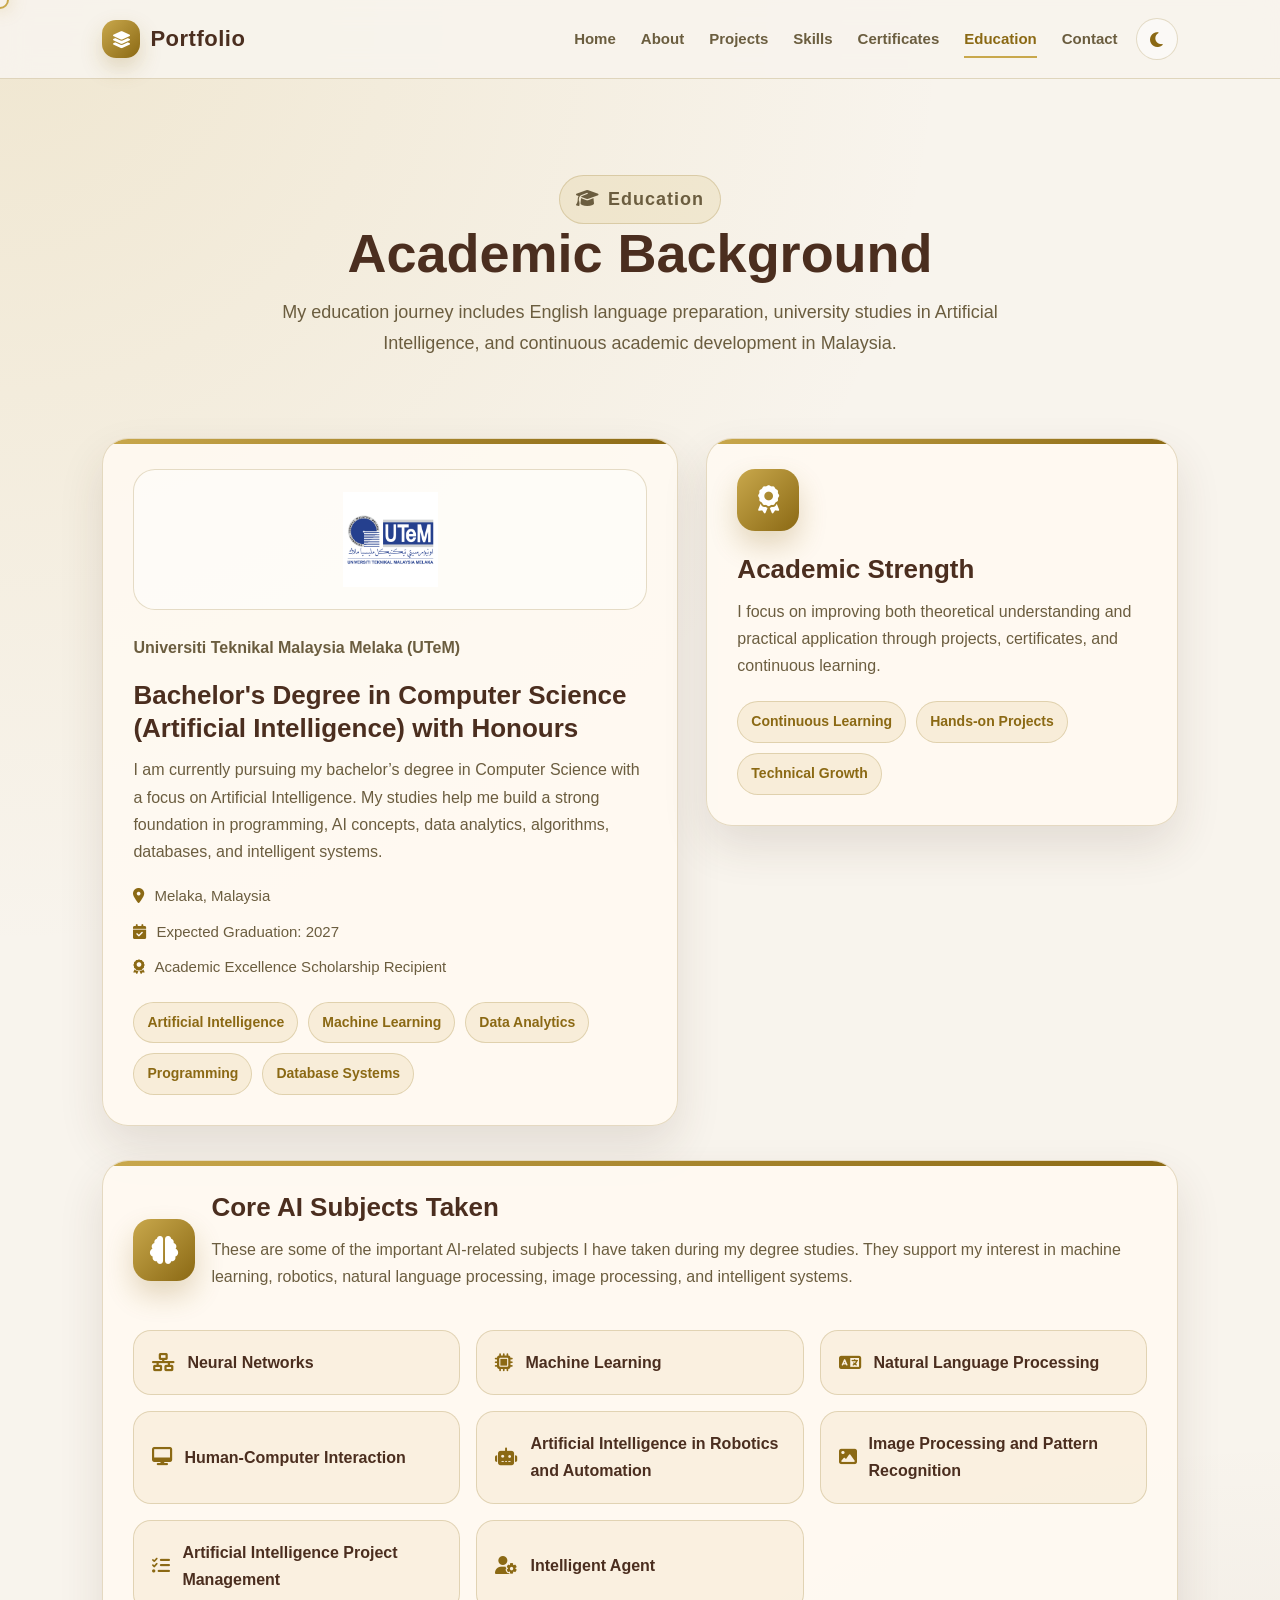
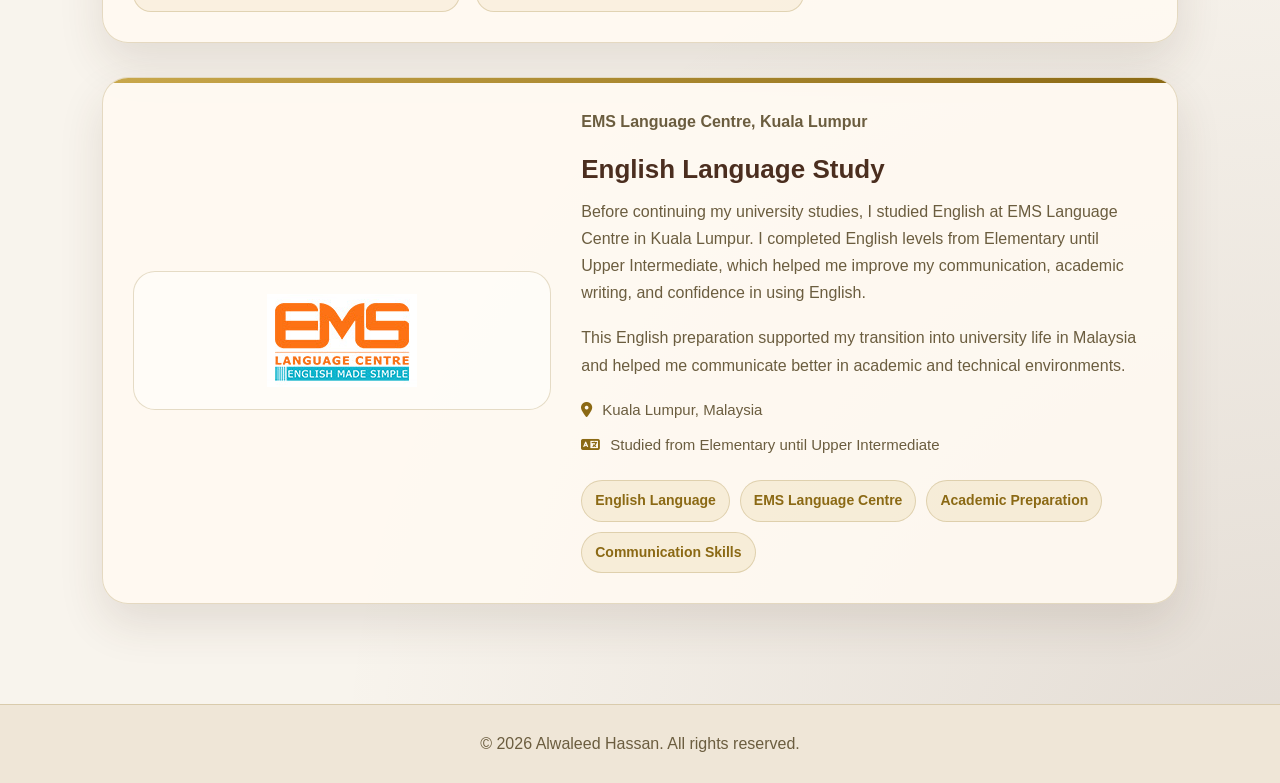
<file: education.html>
<!DOCTYPE html>
<html lang="en">
<head>
  <meta charset="UTF-8" />
  <meta name="viewport" content="width=device-width, initial-scale=1.0" />

  <title>Education | Alwaleed Hassan</title>
  <link rel="icon" type="image/png" href="assets/favicon.png.png" />

  <link rel="stylesheet" href="style.css" />

  <!-- Font Awesome Icons -->
  <link
    rel="stylesheet"
    href="https://cdnjs.cloudflare.com/ajax/libs/font-awesome/6.5.0/css/all.min.css"
  />

  <style>
    .education-main-grid {
      display: grid;
      grid-template-columns: 1.1fr 0.9fr;
      gap: 28px;
      align-items: start;
    }

    .education-card,
    .education-side-card,
    .english-card,
    .subjects-card {
      background: rgba(255, 250, 242, 0.88);
      border: 1px solid var(--border);
      border-radius: 26px;
      padding: 30px;
      box-shadow: var(--shadow);
      transition: 0.3s;
      position: relative;
      overflow: hidden;
    }

    body.dark-mode .education-card,
    body.dark-mode .education-side-card,
    body.dark-mode .english-card,
    body.dark-mode .subjects-card {
      background: rgba(33, 23, 17, 0.9);
    }

    .education-card::before,
    .education-side-card::before,
    .english-card::before,
    .subjects-card::before {
      content: "";
      width: 100%;
      height: 5px;
      background: linear-gradient(135deg, var(--gold), var(--gold-dark));
      position: absolute;
      top: 0;
      left: 0;
    }

    .education-card:hover,
    .education-side-card:hover,
    .english-card:hover,
    .subjects-card:hover {
      transform: translateY(-8px);
      border-color: var(--gold);
      box-shadow: 0 24px 55px rgba(75, 46, 31, 0.16);
    }

    .education-logo-box {
      width: 100%;
      min-height: 130px;
      border: 1px solid var(--border);
      border-radius: 22px;
      background: rgba(255, 255, 255, 0.45);
      display: flex;
      align-items: center;
      justify-content: center;
      padding: 22px;
      margin-bottom: 24px;
    }

    body.dark-mode .education-logo-box {
      background: rgba(255, 255, 255, 0.06);
    }

    .education-logo-box img {
      max-width: 230px;
      max-height: 95px;
      object-fit: contain;
      display: block;
    }

    .education-icon {
      width: 62px;
      height: 62px;
      border-radius: 18px;
      background: linear-gradient(135deg, var(--gold), var(--gold-dark));
      color: white;
      display: flex;
      align-items: center;
      justify-content: center;
      font-size: 28px;
      margin-bottom: 22px;
      box-shadow: 0 14px 28px rgba(139, 105, 20, 0.24);
    }

    .education-card h2,
    .education-side-card h2,
    .english-card h2,
    .subjects-card h2 {
      color: var(--brown);
      font-size: 26px;
      line-height: 1.25;
      margin-bottom: 12px;
    }

    .education-place {
      color: var(--gold-dark);
      font-weight: 800;
      font-size: 16px;
      margin-bottom: 16px;
    }

    .education-card p,
    .education-side-card p,
    .english-card p,
    .subjects-card p {
      color: var(--muted);
      font-size: 16px;
      margin-bottom: 18px;
    }

    .education-details {
      list-style: none;
      margin-top: 18px;
      padding-left: 0;
    }

    .education-details li {
      color: var(--muted);
      font-size: 15px;
      margin-bottom: 10px;
      display: flex;
      gap: 10px;
      align-items: flex-start;
    }

    .education-details i {
      color: var(--gold-dark);
      margin-top: 5px;
    }

    .education-tags {
      display: flex;
      flex-wrap: wrap;
      gap: 10px;
      margin-top: 22px;
    }

    .education-tags span {
      padding: 8px 13px;
      border-radius: 30px;
      background: rgba(201, 168, 76, 0.14);
      border: 1px solid var(--border);
      color: var(--gold-dark);
      font-size: 14px;
      font-weight: 700;
    }

    .education-side {
      display: grid;
      gap: 28px;
    }

    .subjects-section {
      margin-top: 34px;
    }

    .subjects-header {
      display: flex;
      align-items: center;
      gap: 16px;
      margin-bottom: 22px;
    }

    .subjects-header .education-icon {
      margin-bottom: 0;
      flex-shrink: 0;
    }

    .subjects-grid {
      display: grid;
      grid-template-columns: repeat(3, 1fr);
      gap: 16px;
      margin-top: 22px;
    }

    .subject-item {
      padding: 18px;
      border: 1px solid var(--border);
      border-radius: 18px;
      background: rgba(201, 168, 76, 0.10);
      color: var(--brown);
      font-weight: 800;
      display: flex;
      align-items: center;
      gap: 12px;
      transition: 0.3s;
    }

    .subject-item:hover {
      transform: translateY(-4px);
      border-color: var(--gold);
      background: rgba(201, 168, 76, 0.16);
    }

    .subject-item i {
      color: var(--gold-dark);
      font-size: 18px;
      flex-shrink: 0;
    }

    .english-section {
      margin-top: 34px;
    }

    .english-card {
      display: grid;
      grid-template-columns: 0.85fr 1.15fr;
      gap: 30px;
      align-items: center;
    }

    .english-logo-area {
      display: grid;
      gap: 18px;
    }

    .english-logo-box {
      border: 1px solid var(--border);
      border-radius: 22px;
      background: rgba(255, 255, 255, 0.45);
      min-height: 135px;
      display: flex;
      align-items: center;
      justify-content: center;
      padding: 22px;
    }

    body.dark-mode .english-logo-box {
      background: rgba(255, 255, 255, 0.06);
    }

    .english-logo-box img {
      max-width: 240px;
      max-height: 95px;
      object-fit: contain;
      display: block;
    }

    @media (max-width: 1000px) {
      .education-main-grid,
      .english-card {
        grid-template-columns: 1fr;
      }

      .english-card {
        text-align: center;
      }

      .subjects-grid {
        grid-template-columns: repeat(2, 1fr);
      }
    }

    @media (max-width: 650px) {
      .education-logo-box img,
      .english-logo-box img {
        max-width: 190px;
      }

      .subjects-grid {
        grid-template-columns: 1fr;
      }

      .subjects-header {
        align-items: flex-start;
      }
    }
  </style>
</head>

<body>

  <div class="custom-cursor" id="customCursor"></div>

  <header class="navbar">
    <a href="index.html" class="logo">
      <span class="logo-icon">
        <i class="fa-solid fa-layer-group"></i>
      </span>
      <span>Portfolio</span>
    </a>

    <div class="nav-right">
      <nav class="nav-links" id="navLinks">
        <a href="index.html">Home</a>
        <a href="about.html">About</a>
        <a href="projects.html">Projects</a>
        <a href="skills.html">Skills</a>
        <a href="certificates.html">Certificates</a>
        <a href="education.html" class="active">Education</a>
        <a href="contact.html">Contact</a>
      </nav>

      <button class="theme-toggle" id="themeToggle" aria-label="Toggle dark mode">
        <i class="fa-solid fa-moon"></i>
      </button>

      <button class="menu-btn" id="menuBtn" aria-label="Open menu">
        <i class="fa-solid fa-bars"></i>
      </button>
    </div>
  </header>

  <main class="education-page">

    <section class="education-hero">
      <p class="eyebrow">
        <i class="fa-solid fa-graduation-cap"></i>
        Education
      </p>

      <h1>Academic Background</h1>

      <p>
        My education journey includes English language preparation, university studies
        in Artificial Intelligence, and continuous academic development in Malaysia.
      </p>
    </section>

    <section class="education-section">

      <div class="education-main-grid">

        <div class="education-card">
          <div class="education-logo-box">
            <img src="assets/Images/utem-logo.png" alt="UTeM Logo">
          </div>

          <p class="education-place">Universiti Teknikal Malaysia Melaka (UTeM)</p>

          <h2>Bachelor's Degree in Computer Science (Artificial Intelligence) with Honours</h2>

          <p>
            I am currently pursuing my bachelor’s degree in Computer Science with a focus
            on Artificial Intelligence. My studies help me build a strong foundation in
            programming, AI concepts, data analytics, algorithms, databases, and intelligent systems.
          </p>

          <ul class="education-details">
            <li>
              <i class="fa-solid fa-location-dot"></i>
              <span>Melaka, Malaysia</span>
            </li>

            <li>
              <i class="fa-solid fa-calendar-check"></i>
              <span>Expected Graduation: 2027</span>
            </li>

            <li>
              <i class="fa-solid fa-award"></i>
              <span>Academic Excellence Scholarship Recipient</span>
            </li>
          </ul>

          <div class="education-tags">
            <span>Artificial Intelligence</span>
            <span>Machine Learning</span>
            <span>Data Analytics</span>
            <span>Programming</span>
            <span>Database Systems</span>
          </div>
        </div>

        <div class="education-side">

          <div class="education-side-card">
            <div class="education-icon">
              <i class="fa-solid fa-award"></i>
            </div>

            <h2>Academic Strength</h2>

            <p>
              I focus on improving both theoretical understanding and practical application
              through projects, certificates, and continuous learning.
            </p>

            <div class="education-tags">
              <span>Continuous Learning</span>
              <span>Hands-on Projects</span>
              <span>Technical Growth</span>
            </div>
          </div>

        </div>

      </div>

      <div class="subjects-section">
        <div class="subjects-card">

          <div class="subjects-header">
            <div class="education-icon">
              <i class="fa-solid fa-brain"></i>
            </div>

            <div>
              <h2>Core AI Subjects Taken</h2>
              <p>
                These are some of the important AI-related subjects I have taken during my
                degree studies. They support my interest in machine learning, robotics,
                natural language processing, image processing, and intelligent systems.
              </p>
            </div>
          </div>

          <div class="subjects-grid">
            <div class="subject-item">
              <i class="fa-solid fa-network-wired"></i>
              <span>Neural Networks</span>
            </div>

            <div class="subject-item">
              <i class="fa-solid fa-microchip"></i>
              <span>Machine Learning</span>
            </div>

            <div class="subject-item">
              <i class="fa-solid fa-language"></i>
              <span>Natural Language Processing</span>
            </div>

            <div class="subject-item">
              <i class="fa-solid fa-desktop"></i>
              <span>Human-Computer Interaction</span>
            </div>

            <div class="subject-item">
              <i class="fa-solid fa-robot"></i>
              <span>Artificial Intelligence in Robotics and Automation</span>
            </div>

            <div class="subject-item">
              <i class="fa-solid fa-image"></i>
              <span>Image Processing and Pattern Recognition</span>
            </div>

            <div class="subject-item">
              <i class="fa-solid fa-list-check"></i>
              <span>Artificial Intelligence Project Management</span>
            </div>

            <div class="subject-item">
              <i class="fa-solid fa-user-gear"></i>
              <span>Intelligent Agent</span>
            </div>
          </div>

        </div>
      </div>

      <div class="english-section">
        <div class="english-card">

          <div class="english-logo-area">
            <div class="english-logo-box">
              <img src="assets/Images/ems-logo.png" alt="EMS Language Centre Logo">
            </div>
          </div>

          <div>
            <p class="education-place">EMS Language Centre, Kuala Lumpur</p>

            <h2>English Language Study</h2>

            <p>
              Before continuing my university studies, I studied English at EMS Language
              Centre in Kuala Lumpur. I completed English levels from Elementary until
              Upper Intermediate, which helped me improve my communication, academic writing,
              and confidence in using English.
            </p>

            <p>
              This English preparation supported my transition into university life in Malaysia
              and helped me communicate better in academic and technical environments.
            </p>

            <ul class="education-details">
              <li>
                <i class="fa-solid fa-location-dot"></i>
                <span>Kuala Lumpur, Malaysia</span>
              </li>

              <li>
                <i class="fa-solid fa-language"></i>
                <span>Studied from Elementary until Upper Intermediate </span>
              </li>
            </ul>

            <div class="education-tags">
              <span>English Language</span>
              <span>EMS Language Centre</span>
              <span>Academic Preparation</span>
              <span>Communication Skills</span>
            </div>
          </div>

        </div>
      </div>

    </section>

  </main>

  <footer>
    <p>© 2026 Alwaleed Hassan. All rights reserved.</p>
  </footer>

  <script src="script.js"></script>
</body>
</html>
</file>
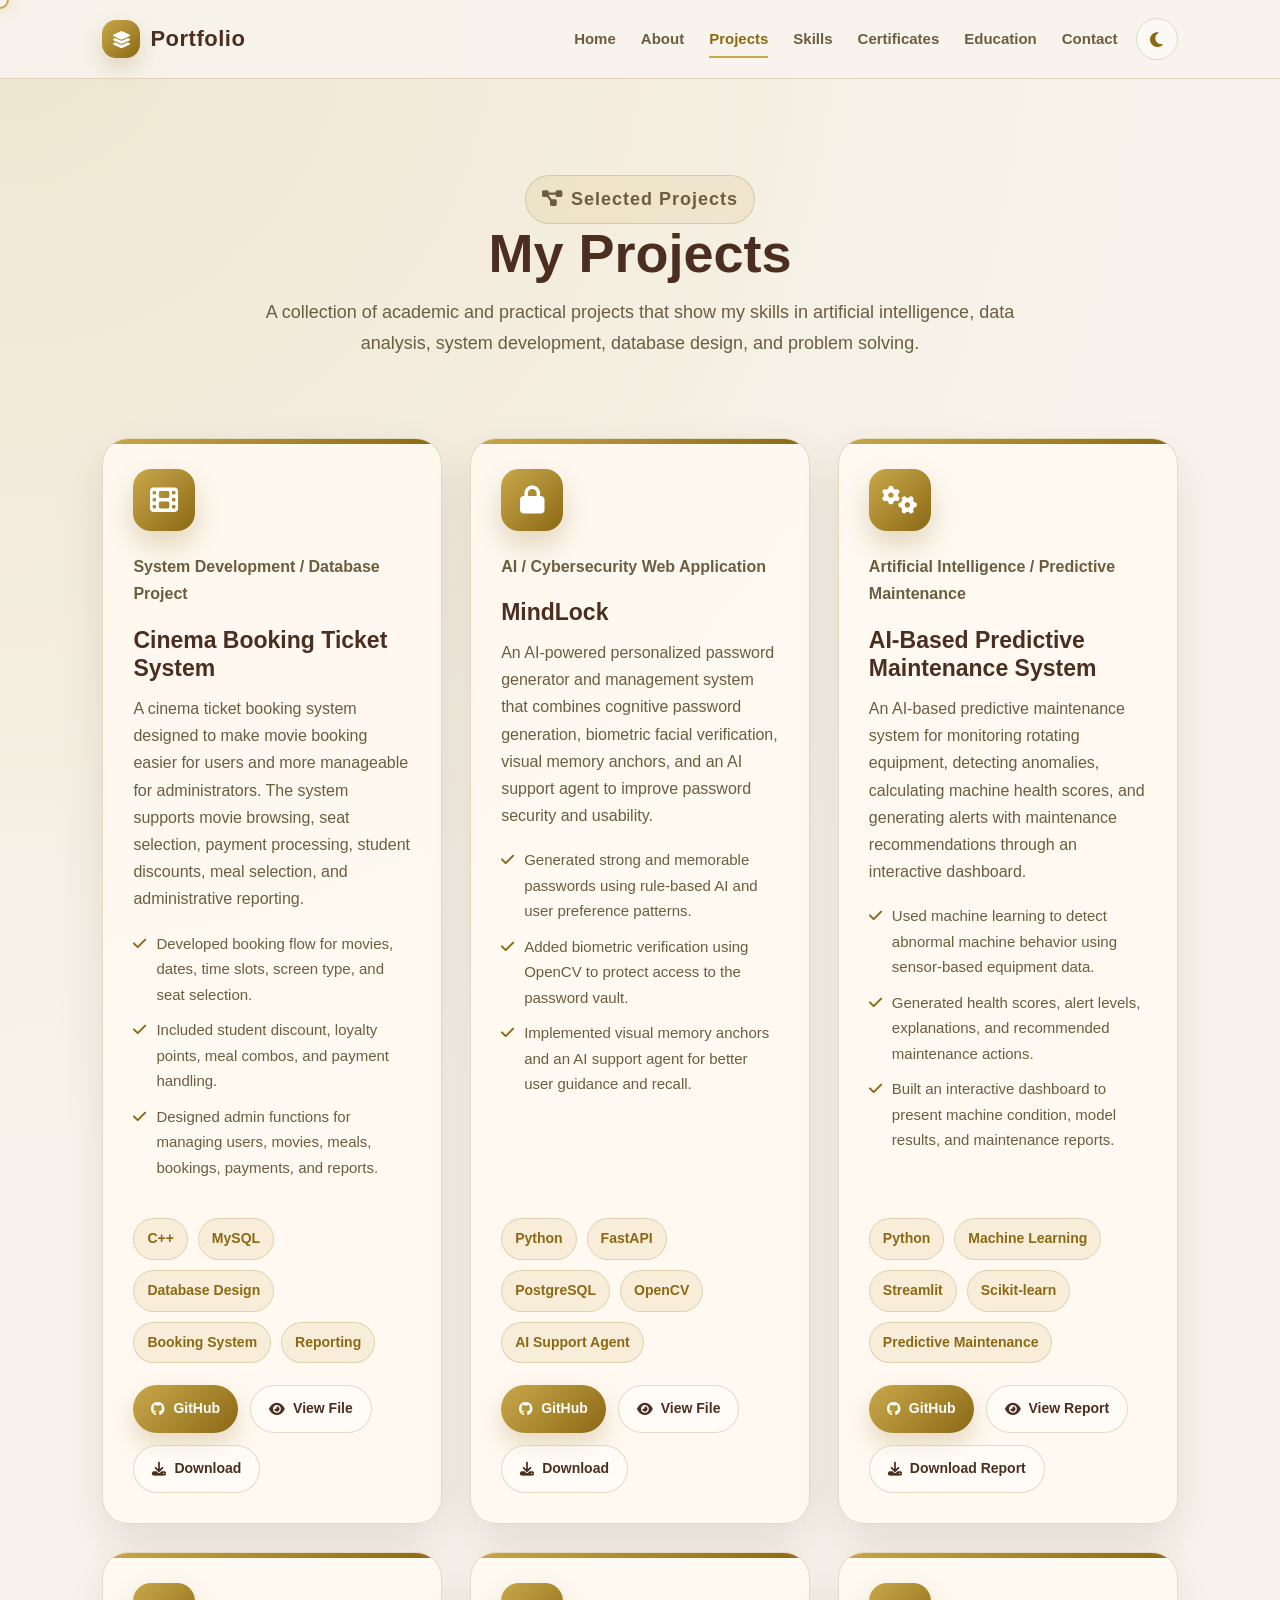
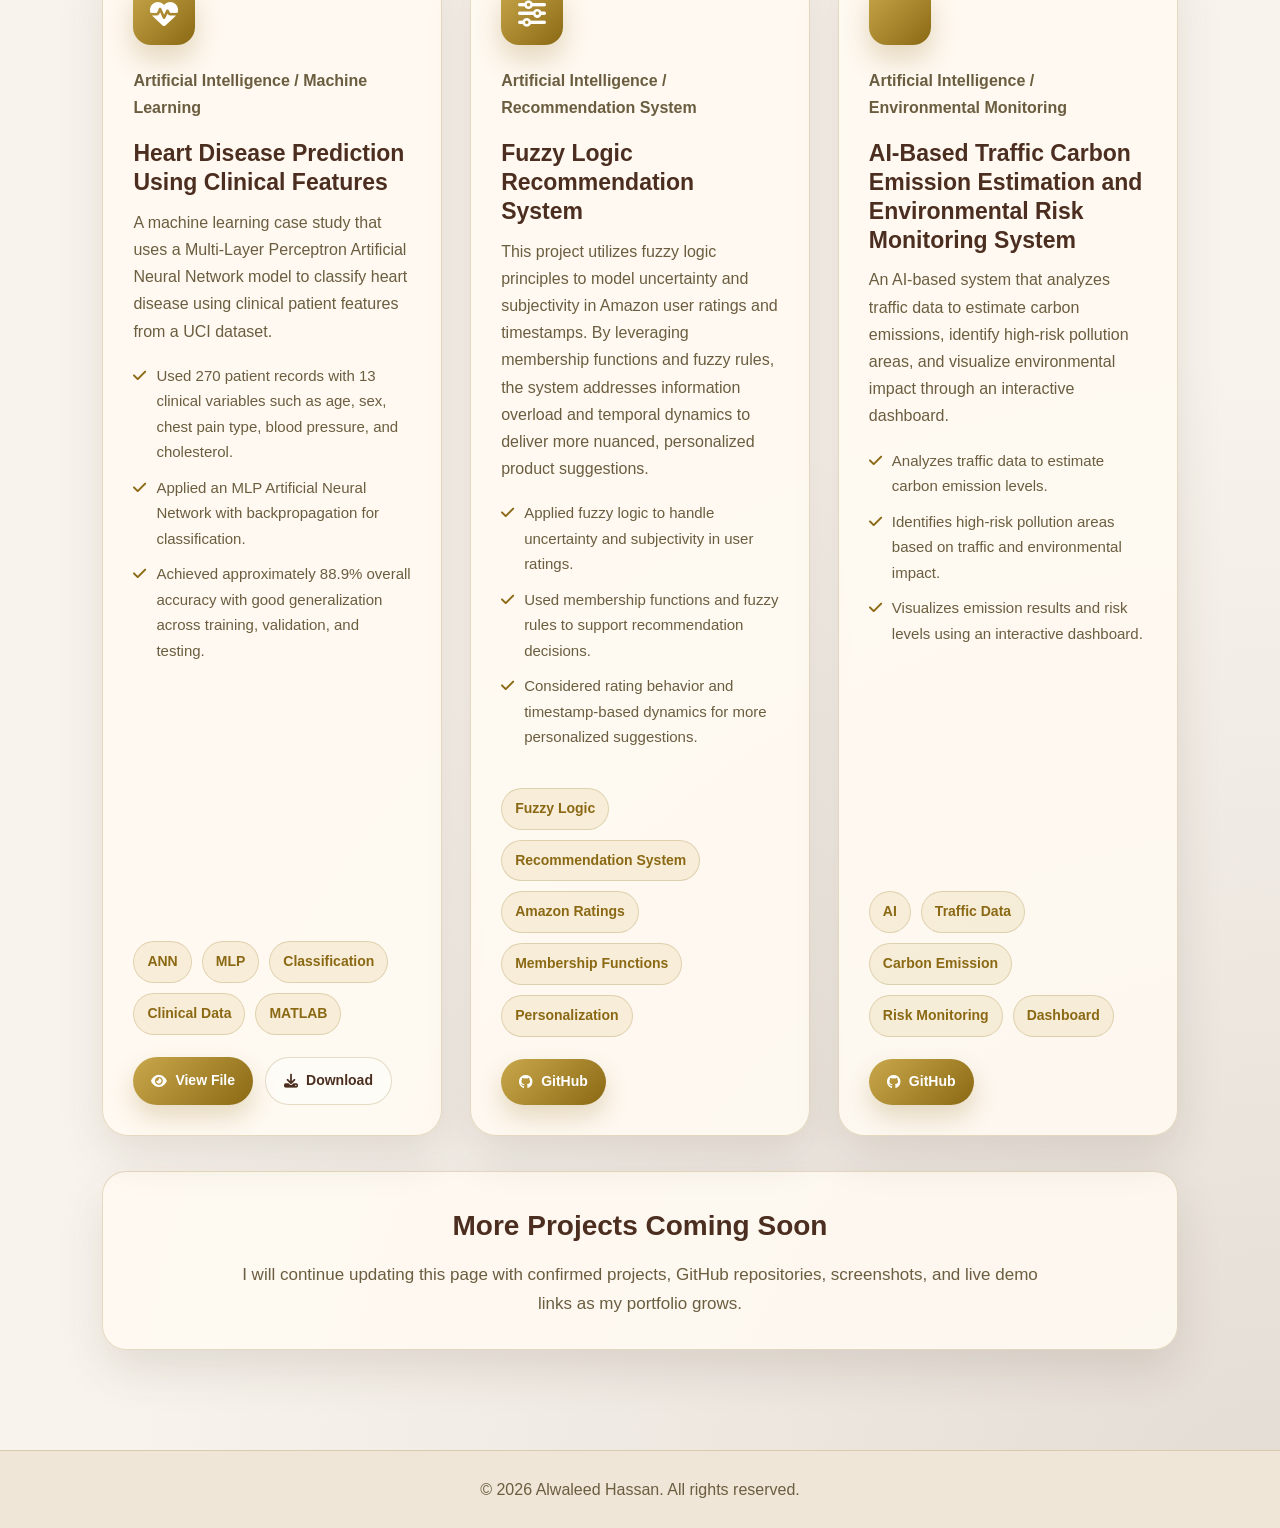
<file: projects.html>
<!DOCTYPE html>
<html lang="en">
<head>
  <meta charset="UTF-8" />
  <meta name="viewport" content="width=device-width, initial-scale=1.0" />

  <title>Projects | Alwaleed Hassan</title>

  <link rel="icon" type="image/png" href="assets/favicon.png.png" />
  <link rel="stylesheet" href="style.css" />

  <!-- Font Awesome Icons -->
  <link
    rel="stylesheet"
    href="https://cdnjs.cloudflare.com/ajax/libs/font-awesome/6.5.0/css/all.min.css"
  />

  <style>
    .projects-grid {
      display: grid;
      grid-template-columns: repeat(3, 1fr);
      gap: 28px;
      margin-bottom: 35px;
    }

    .project-card {
      background: rgba(255, 250, 242, 0.88);
      border: 1px solid var(--border);
      border-radius: 26px;
      padding: 30px;
      box-shadow: var(--shadow);
      transition: 0.3s;
      min-height: 590px;
      display: flex;
      flex-direction: column;
      position: relative;
      overflow: hidden;
    }

    body.dark-mode .project-card {
      background: rgba(33, 23, 17, 0.9);
    }

    .project-card::before {
      content: "";
      width: 100%;
      height: 5px;
      background: linear-gradient(135deg, var(--gold), var(--gold-dark));
      position: absolute;
      top: 0;
      left: 0;
    }

    .project-card:hover {
      transform: translateY(-8px);
      border-color: var(--gold);
      box-shadow: 0 24px 55px rgba(75, 46, 31, 0.16);
    }

    .project-icon {
      width: 62px;
      height: 62px;
      border-radius: 18px;
      background: linear-gradient(135deg, var(--gold), var(--gold-dark));
      color: white;
      display: flex;
      align-items: center;
      justify-content: center;
      font-size: 28px;
      margin-bottom: 22px;
      box-shadow: 0 14px 28px rgba(139, 105, 20, 0.24);
    }

    .project-card h2 {
      color: var(--brown);
      font-size: 23px;
      line-height: 1.25;
      margin-bottom: 12px;
    }

    .project-type {
      color: var(--gold-dark);
      font-weight: 800;
      font-size: 14px;
      margin-bottom: 14px;
    }

    .project-card p {
      color: var(--muted);
      font-size: 16px;
      margin-bottom: 18px;
    }

    .project-list {
      list-style: none;
      margin-bottom: 20px;
      display: grid;
      gap: 10px;
    }

    .project-list li {
      color: var(--muted);
      font-size: 15px;
      display: flex;
      gap: 10px;
      align-items: flex-start;
    }

    .project-list i {
      color: var(--gold-dark);
      margin-top: 5px;
    }

    .project-tags {
      display: flex;
      flex-wrap: wrap;
      gap: 10px;
      margin-top: auto;
      padding-top: 18px;
    }

    .project-tags span {
      padding: 8px 13px;
      border-radius: 30px;
      background: rgba(201, 168, 76, 0.14);
      border: 1px solid var(--border);
      color: var(--gold-dark);
      font-size: 14px;
      font-weight: 700;
    }

    .project-actions {
      display: flex;
      gap: 12px;
      flex-wrap: wrap;
      margin-top: 22px;
    }

    .project-action-btn {
      text-decoration: none;
      padding: 11px 18px;
      border-radius: 50px;
      font-size: 14px;
      font-weight: 800;
      display: inline-flex;
      align-items: center;
      gap: 8px;
      transition: 0.3s;
    }

    .view-file-btn {
      background: linear-gradient(135deg, var(--gold), var(--gold-dark));
      color: white;
      box-shadow: 0 12px 25px rgba(139, 105, 20, 0.22);
    }

    .download-file-btn {
      color: var(--brown);
      border: 1px solid var(--border);
      background: var(--button-light);
    }

    .github-btn {
      color: var(--brown);
      border: 1px solid var(--border);
      background: var(--button-light);
    }

    .project-action-btn:hover {
      transform: translateY(-3px);
      border-color: var(--gold);
    }

    .projects-note {
      background: rgba(255, 250, 242, 0.88);
      border: 1px solid var(--border);
      border-radius: 24px;
      padding: 30px;
      text-align: center;
      box-shadow: var(--shadow);
    }

    body.dark-mode .projects-note {
      background: rgba(33, 23, 17, 0.9);
    }

    .projects-note h2 {
      color: var(--brown);
      font-size: 28px;
      margin-bottom: 12px;
    }

    .projects-note p {
      color: var(--muted);
      max-width: 820px;
      margin: auto;
      font-size: 17px;
    }

    @media (max-width: 1200px) {
      .projects-grid {
        grid-template-columns: repeat(2, 1fr);
      }
    }

    @media (max-width: 900px) {
      .projects-grid {
        grid-template-columns: 1fr;
      }

      .project-card {
        min-height: auto;
      }

      .project-actions {
        justify-content: center;
      }
    }
  </style>
</head>
<body>

  <div class="custom-cursor" id="customCursor"></div>

  <header class="navbar">
    <a href="index.html" class="logo">
      <span class="logo-icon">
        <i class="fa-solid fa-layer-group"></i>
      </span>
      <span>Portfolio</span>
    </a>

    <div class="nav-right">
      <nav class="nav-links" id="navLinks">
        <a href="index.html">Home</a>
        <a href="about.html">About</a>
        <a href="projects.html" class="active">Projects</a>
        <a href="skills.html">Skills</a>
        <a href="certificates.html">Certificates</a>
        <a href="education.html">Education</a>
        <a href="contact.html">Contact</a>
      </nav>

      <button class="theme-toggle" id="themeToggle" aria-label="Toggle dark mode">
        <i class="fa-solid fa-moon"></i>
      </button>

      <button class="menu-btn" id="menuBtn" aria-label="Open menu">
        <i class="fa-solid fa-bars"></i>
      </button>
    </div>
  </header>

  <main class="projects-page">

    <section class="projects-hero">
      <p class="eyebrow">
        <i class="fa-solid fa-diagram-project"></i>
        Selected Projects
      </p>

      <h1>My Projects</h1>

      <p>
        A collection of academic and practical projects that show my skills in
        artificial intelligence, data analysis, system development, database design,
        and problem solving.
      </p>
    </section>

    <section class="projects-section">

      <div class="projects-grid">

        <div class="project-card">
          <div class="project-icon">
            <i class="fa-solid fa-film"></i>
          </div>

          <p class="project-type">System Development / Database Project</p>

          <h2>Cinema Booking Ticket System</h2>

          <p>
            A cinema ticket booking system designed to make movie booking easier for users
            and more manageable for administrators. The system supports movie browsing,
            seat selection, payment processing, student discounts, meal selection, and
            administrative reporting.
          </p>

          <ul class="project-list">
            <li>
              <i class="fa-solid fa-check"></i>
              <span>Developed booking flow for movies, dates, time slots, screen type, and seat selection.</span>
            </li>

            <li>
              <i class="fa-solid fa-check"></i>
              <span>Included student discount, loyalty points, meal combos, and payment handling.</span>
            </li>

            <li>
              <i class="fa-solid fa-check"></i>
              <span>Designed admin functions for managing users, movies, meals, bookings, payments, and reports.</span>
            </li>
          </ul>

          <div class="project-tags">
            <span>C++</span>
            <span>MySQL</span>
            <span>Database Design</span>
            <span>Booking System</span>
            <span>Reporting</span>
          </div>

          <div class="project-actions">
            <a href="https://github.com/ALWALEED24/Cinema-Booking-Ticket-System" target="_blank" class="project-action-btn view-file-btn">
              <i class="fa-brands fa-github"></i>
              GitHub
            </a>

            <a href="assets/project-files/cinema-booking-system.pdf" target="_blank" class="project-action-btn github-btn">
              <i class="fa-solid fa-eye"></i>
              View File
            </a>

            <a href="assets/project-files/cinema-booking-system.pdf" download class="project-action-btn download-file-btn">
              <i class="fa-solid fa-download"></i>
              Download
            </a>
          </div>
        </div>

        <div class="project-card">
          <div class="project-icon">
            <i class="fa-solid fa-lock"></i>
          </div>

          <p class="project-type">AI / Cybersecurity Web Application</p>

          <h2>MindLock</h2>

          <p>
            An AI-powered personalized password generator and management system that
            combines cognitive password generation, biometric facial verification,
            visual memory anchors, and an AI support agent to improve password security
            and usability.
          </p>

          <ul class="project-list">
            <li>
              <i class="fa-solid fa-check"></i>
              <span>Generated strong and memorable passwords using rule-based AI and user preference patterns.</span>
            </li>

            <li>
              <i class="fa-solid fa-check"></i>
              <span>Added biometric verification using OpenCV to protect access to the password vault.</span>
            </li>

            <li>
              <i class="fa-solid fa-check"></i>
              <span>Implemented visual memory anchors and an AI support agent for better user guidance and recall.</span>
            </li>
          </ul>

          <div class="project-tags">
            <span>Python</span>
            <span>FastAPI</span>
            <span>PostgreSQL</span>
            <span>OpenCV</span>
            <span>AI Support Agent</span>
          </div>

          <div class="project-actions">
            <a href="https://github.com/ALWALEED24/MINDLOCK-AI-GENERATOR-PASSWORD" target="_blank" class="project-action-btn view-file-btn">
              <i class="fa-brands fa-github"></i>
              GitHub
            </a>

            <a href="assets/project-files/mindlock-report.pdf" target="_blank" class="project-action-btn github-btn">
              <i class="fa-solid fa-eye"></i>
              View File
            </a>

            <a href="assets/project-files/mindlock-report.pdf" download class="project-action-btn download-file-btn">
              <i class="fa-solid fa-download"></i>
              Download
            </a>
          </div>
        </div>

        <div class="project-card">
          <div class="project-icon">
            <i class="fa-solid fa-gears"></i>
          </div>

          <p class="project-type">Artificial Intelligence / Predictive Maintenance</p>

          <h2>AI-Based Predictive Maintenance System</h2>

          <p>
            An AI-based predictive maintenance system for monitoring rotating equipment,
            detecting anomalies, calculating machine health scores, and generating alerts
            with maintenance recommendations through an interactive dashboard.
          </p>

          <ul class="project-list">
            <li>
              <i class="fa-solid fa-check"></i>
              <span>Used machine learning to detect abnormal machine behavior using sensor-based equipment data.</span>
            </li>

            <li>
              <i class="fa-solid fa-check"></i>
              <span>Generated health scores, alert levels, explanations, and recommended maintenance actions.</span>
            </li>

            <li>
              <i class="fa-solid fa-check"></i>
              <span>Built an interactive dashboard to present machine condition, model results, and maintenance reports.</span>
            </li>
          </ul>

          <div class="project-tags">
            <span>Python</span>
            <span>Machine Learning</span>
            <span>Streamlit</span>
            <span>Scikit-learn</span>
            <span>Predictive Maintenance</span>
          </div>

          <div class="project-actions">
            <a href="https://github.com/ALWALEED24/AI-Based-Predictive-Maintenance-System" target="_blank" class="project-action-btn view-file-btn">
              <i class="fa-brands fa-github"></i>
              GitHub
            </a>

            <a href="assets/project-files/smartmaint-ai-report.pdf" target="_blank" class="project-action-btn github-btn">
              <i class="fa-solid fa-eye"></i>
              View Report
            </a>

            <a href="assets/project-files/smartmaint-ai-report.pdf" download class="project-action-btn download-file-btn">
              <i class="fa-solid fa-download"></i>
              Download Report
            </a>
          </div>
        </div>

        <div class="project-card">
          <div class="project-icon">
            <i class="fa-solid fa-heart-pulse"></i>
          </div>

          <p class="project-type">Artificial Intelligence / Machine Learning</p>

          <h2>Heart Disease Prediction Using Clinical Features</h2>

          <p>
            A machine learning case study that uses a Multi-Layer Perceptron Artificial
            Neural Network model to classify heart disease using clinical patient features
            from a UCI dataset.
          </p>

          <ul class="project-list">
            <li>
              <i class="fa-solid fa-check"></i>
              <span>Used 270 patient records with 13 clinical variables such as age, sex, chest pain type, blood pressure, and cholesterol.</span>
            </li>

            <li>
              <i class="fa-solid fa-check"></i>
              <span>Applied an MLP Artificial Neural Network with backpropagation for classification.</span>
            </li>

            <li>
              <i class="fa-solid fa-check"></i>
              <span>Achieved approximately 88.9% overall accuracy with good generalization across training, validation, and testing.</span>
            </li>
          </ul>

          <div class="project-tags">
            <span>ANN</span>
            <span>MLP</span>
            <span>Classification</span>
            <span>Clinical Data</span>
            <span>MATLAB</span>
          </div>

          <div class="project-actions">
            <a href="assets/project-files/heart-disease-prediction.pdf" target="_blank" class="project-action-btn view-file-btn">
              <i class="fa-solid fa-eye"></i>
              View File
            </a>

            <a href="assets/project-files/heart-disease-prediction.pdf" download class="project-action-btn download-file-btn">
              <i class="fa-solid fa-download"></i>
              Download
            </a>
          </div>
        </div>


        <div class="project-card">
          <div class="project-icon">
            <i class="fa-solid fa-sliders"></i>
          </div>

          <p class="project-type">Artificial Intelligence / Recommendation System</p>

          <h2>Fuzzy Logic Recommendation System</h2>

          <p>
            This project utilizes fuzzy logic principles to model uncertainty and
            subjectivity in Amazon user ratings and timestamps. By leveraging membership
            functions and fuzzy rules, the system addresses information overload and
            temporal dynamics to deliver more nuanced, personalized product suggestions.
          </p>

          <ul class="project-list">
            <li>
              <i class="fa-solid fa-check"></i>
              <span>Applied fuzzy logic to handle uncertainty and subjectivity in user ratings.</span>
            </li>

            <li>
              <i class="fa-solid fa-check"></i>
              <span>Used membership functions and fuzzy rules to support recommendation decisions.</span>
            </li>

            <li>
              <i class="fa-solid fa-check"></i>
              <span>Considered rating behavior and timestamp-based dynamics for more personalized suggestions.</span>
            </li>
          </ul>

          <div class="project-tags">
            <span>Fuzzy Logic</span>
            <span>Recommendation System</span>
            <span>Amazon Ratings</span>
            <span>Membership Functions</span>
            <span>Personalization</span>
          </div>

          <div class="project-actions">
            <a href="https://github.com/ALWALEED24/fuzzy-Logic-recommendation-system" target="_blank" class="project-action-btn view-file-btn">
              <i class="fa-brands fa-github"></i>
              GitHub
            </a>
          </div>
        </div>

        <div class="project-card">
          <div class="project-icon">
            <i class="fa-solid fa-cloud-smog"></i>
          </div>

          <p class="project-type">Artificial Intelligence / Environmental Monitoring</p>

          <h2>AI-Based Traffic Carbon Emission Estimation and Environmental Risk Monitoring System</h2>

          <p>
            An AI-based system that analyzes traffic data to estimate carbon emissions,
            identify high-risk pollution areas, and visualize environmental impact through
            an interactive dashboard.
          </p>

          <ul class="project-list">
            <li>
              <i class="fa-solid fa-check"></i>
              <span>Analyzes traffic data to estimate carbon emission levels.</span>
            </li>

            <li>
              <i class="fa-solid fa-check"></i>
              <span>Identifies high-risk pollution areas based on traffic and environmental impact.</span>
            </li>

            <li>
              <i class="fa-solid fa-check"></i>
              <span>Visualizes emission results and risk levels using an interactive dashboard.</span>
            </li>
          </ul>

          <div class="project-tags">
            <span>AI</span>
            <span>Traffic Data</span>
            <span>Carbon Emission</span>
            <span>Risk Monitoring</span>
            <span>Dashboard</span>
          </div>

          <div class="project-actions">
            <a href="https://github.com/ALWALEED24/TRAFFIC-CARBON-EMISSION" target="_blank" class="project-action-btn view-file-btn">
              <i class="fa-brands fa-github"></i>
              GitHub
            </a>
          </div>
        </div>

      </div>

      <div class="projects-note">
        <h2>More Projects Coming Soon</h2>

        <p>
          I will continue updating this page with confirmed projects, GitHub repositories,
          screenshots, and live demo links as my portfolio grows.
        </p>
      </div>

    </section>

  </main>

  <footer>
    <p>© 2026 Alwaleed Hassan. All rights reserved.</p>
  </footer>

  <script src="script.js"></script>
</body>
</html>
</file>
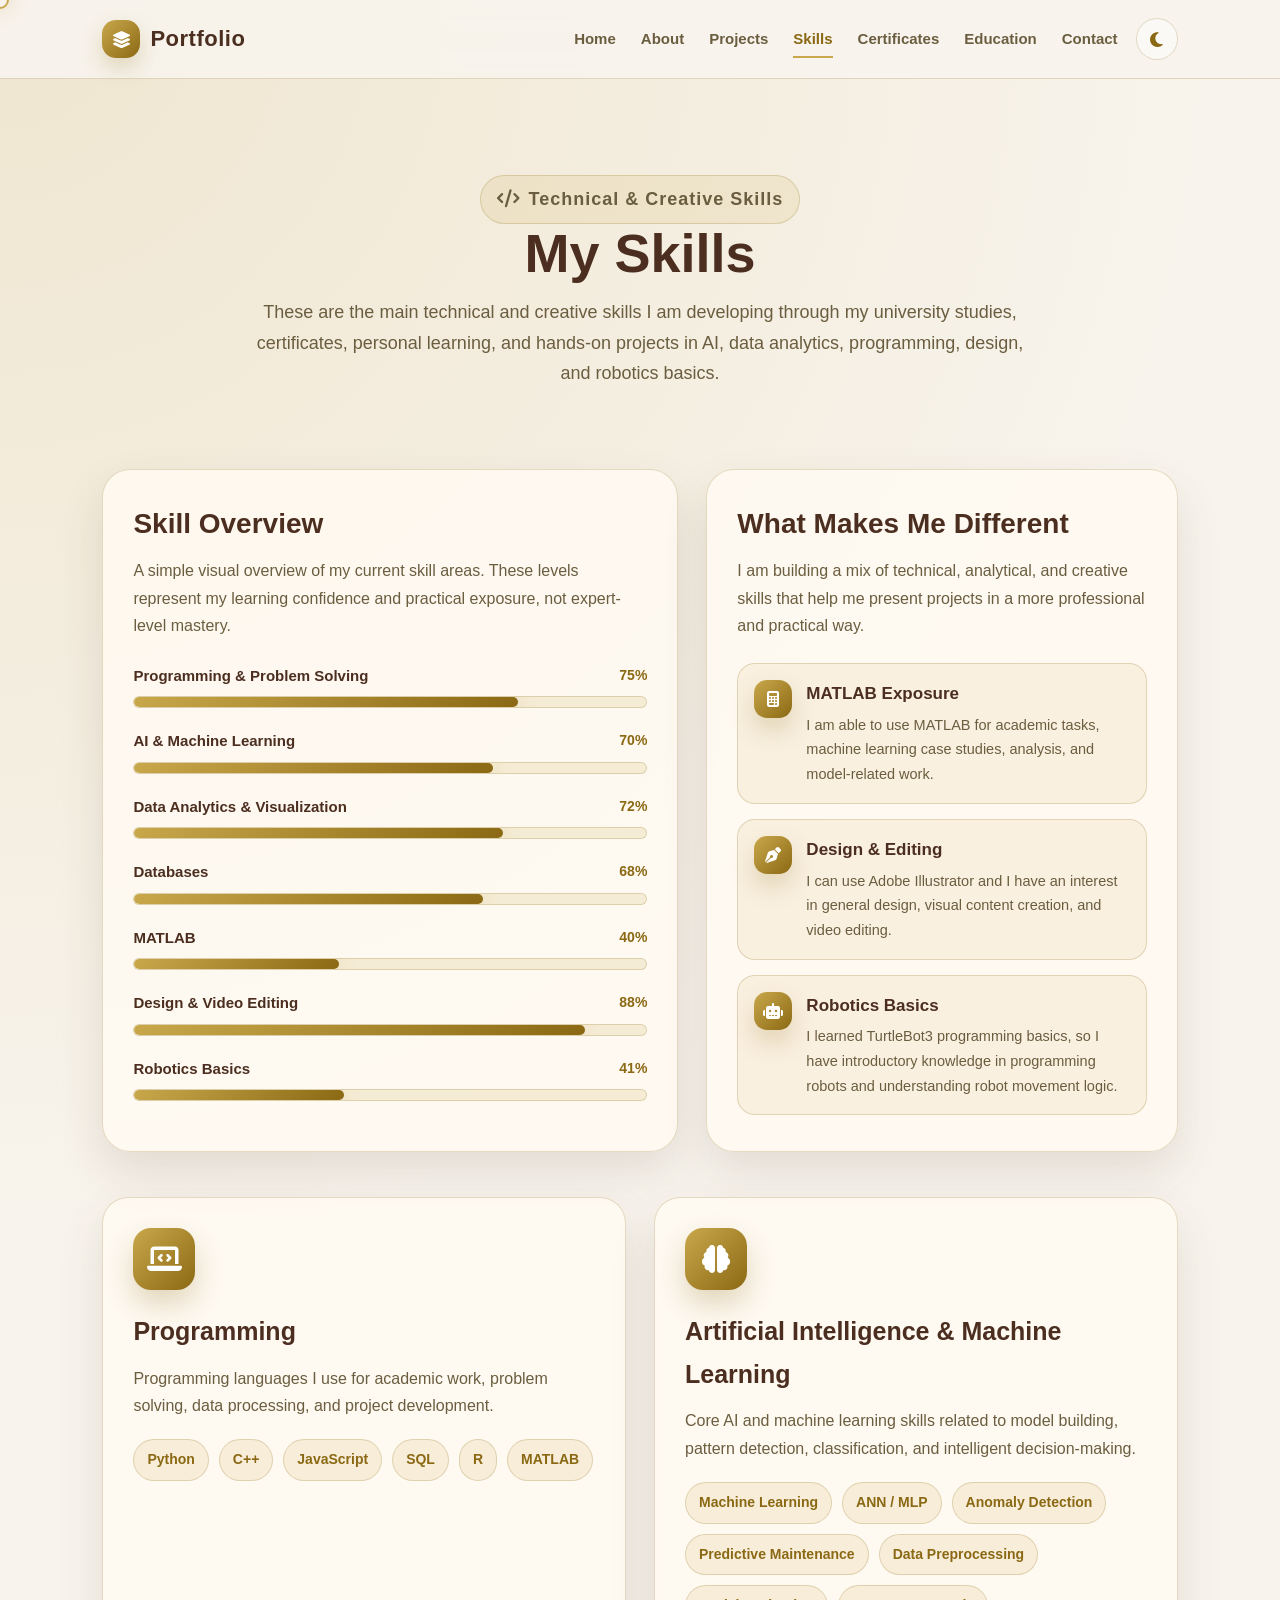
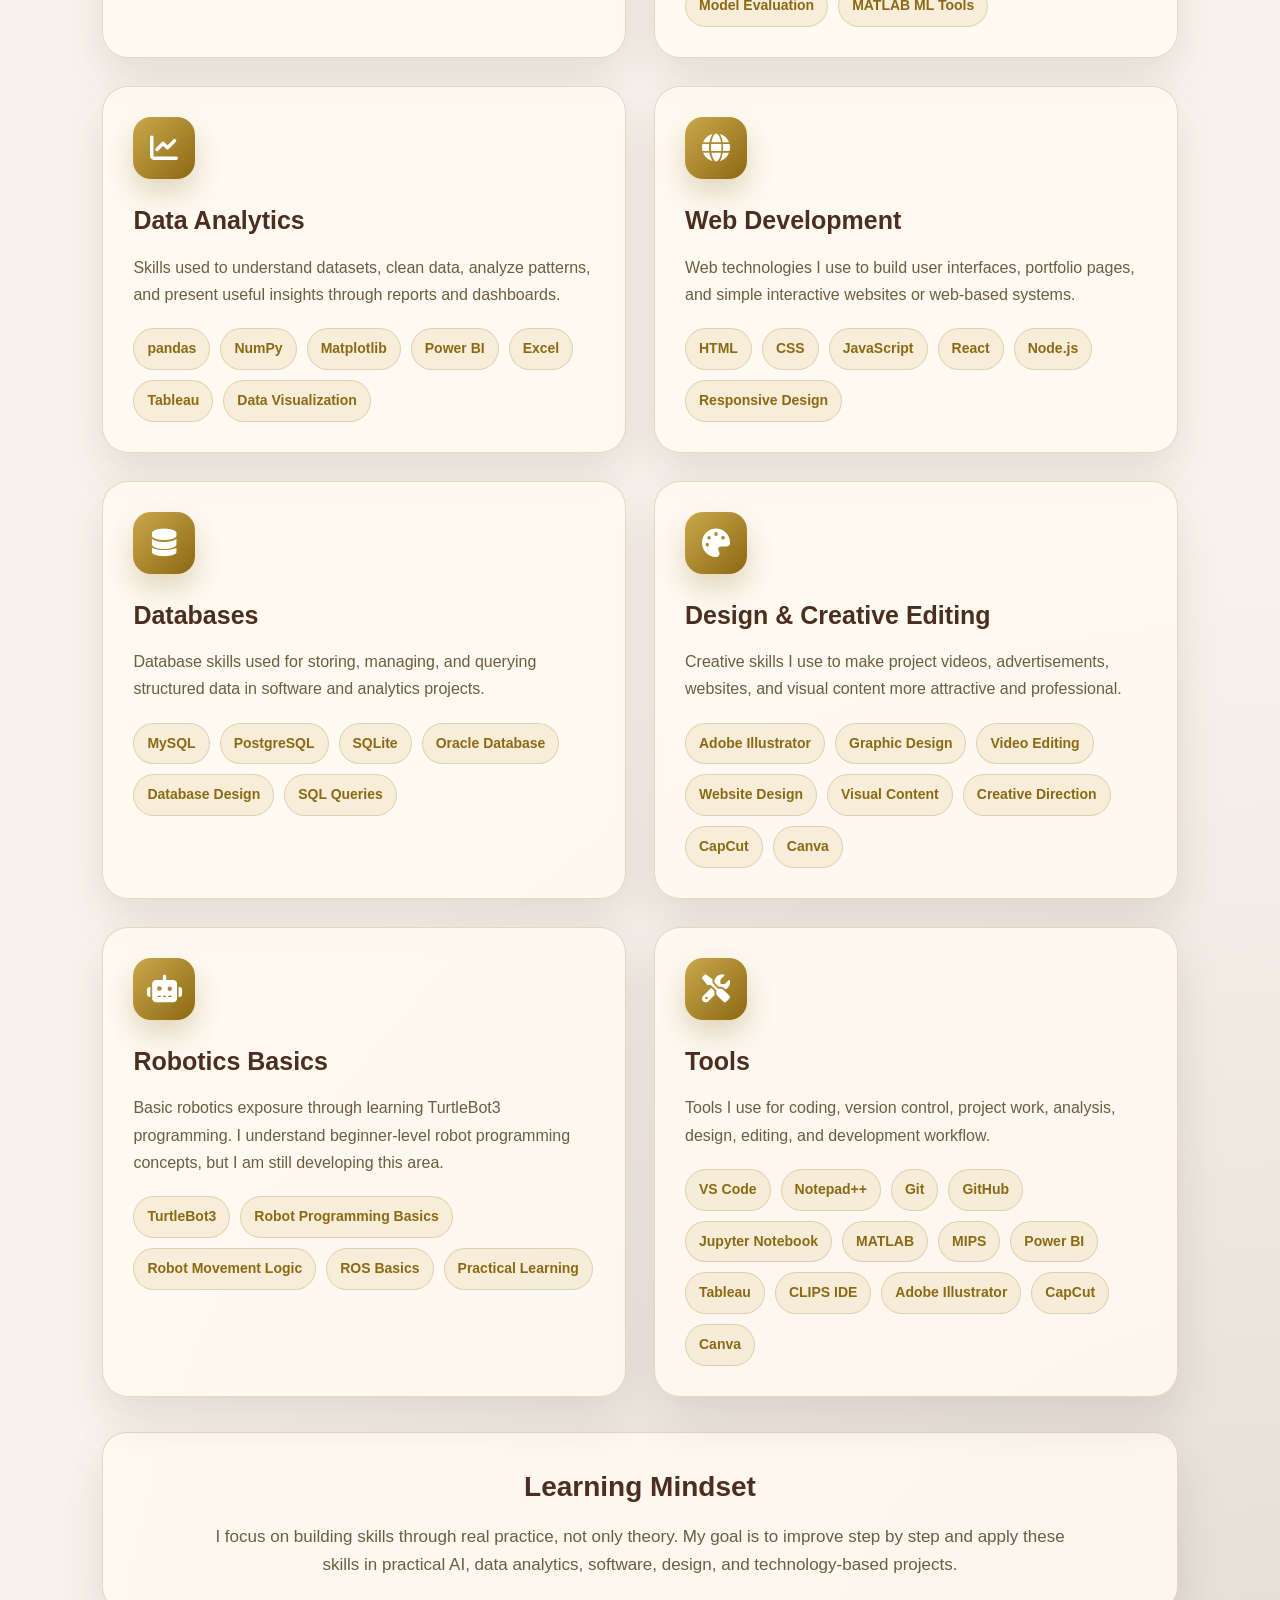
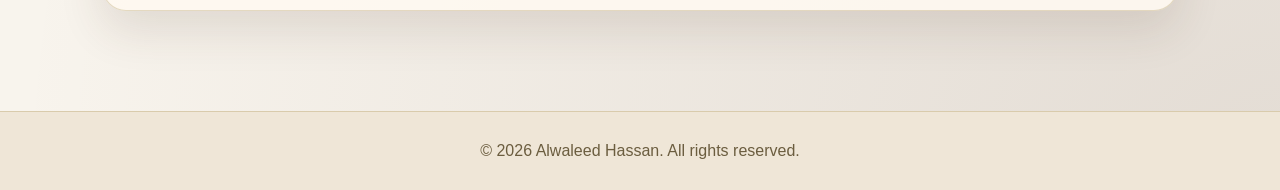
<file: skills.html>
<!DOCTYPE html>
<html lang="en">
<head>
  <meta charset="UTF-8" />
  <meta name="viewport" content="width=device-width, initial-scale=1.0" />

  <title>Skills | Alwaleed Hassan</title>
  <link rel="icon" type="image/png" href="assets/favicon.png.png" />

  <link rel="stylesheet" href="style.css" />

  <!-- Font Awesome Icons -->
  <link
    rel="stylesheet"
    href="https://cdnjs.cloudflare.com/ajax/libs/font-awesome/6.5.0/css/all.min.css"
  />

  <style>
    .skills-dashboard {
      margin-bottom: 45px;
      display: grid;
      grid-template-columns: 1.1fr 0.9fr;
      gap: 28px;
      align-items: stretch;
    }

    .skills-graph-card,
    .skills-summary-card {
      background: rgba(255, 250, 242, 0.88);
      border: 1px solid var(--border);
      border-radius: 28px;
      padding: 30px;
      box-shadow: var(--shadow);
      transition: 0.3s;
    }

    body.dark-mode .skills-graph-card,
    body.dark-mode .skills-summary-card {
      background: rgba(33, 23, 17, 0.9);
    }

    .skills-graph-card:hover,
    .skills-summary-card:hover {
      transform: translateY(-6px);
      border-color: var(--gold);
    }

    .skills-graph-card h2,
    .skills-summary-card h2 {
      color: var(--brown);
      font-size: 28px;
      margin-bottom: 10px;
    }

    .skills-graph-card p,
    .skills-summary-card p {
      color: var(--muted);
      font-size: 16px;
      margin-bottom: 24px;
    }

    .skill-bar-item {
      margin-bottom: 20px;
    }

    .skill-bar-info {
      display: flex;
      justify-content: space-between;
      align-items: center;
      margin-bottom: 8px;
      color: var(--brown);
      font-weight: 800;
      font-size: 15px;
    }

    .skill-bar-info span:last-child {
      color: var(--gold-dark);
      font-size: 14px;
    }

    .skill-bar {
      width: 100%;
      height: 12px;
      background: rgba(201, 168, 76, 0.16);
      border: 1px solid var(--border);
      border-radius: 20px;
      overflow: hidden;
    }

    .skill-bar-fill {
      height: 100%;
      border-radius: 20px;
      background: linear-gradient(135deg, var(--gold), var(--gold-dark));
      box-shadow: 0 0 18px rgba(201, 168, 76, 0.35);
    }

    .summary-points {
      display: grid;
      gap: 15px;
      margin-top: 18px;
    }

    .summary-point {
      display: flex;
      gap: 14px;
      align-items: flex-start;
      padding: 16px;
      border: 1px solid var(--border);
      border-radius: 18px;
      background: rgba(201, 168, 76, 0.10);
    }

    .summary-point i {
      width: 38px;
      height: 38px;
      border-radius: 13px;
      background: linear-gradient(135deg, var(--gold), var(--gold-dark));
      color: white;
      display: flex;
      align-items: center;
      justify-content: center;
      flex-shrink: 0;
      box-shadow: 0 12px 24px rgba(139, 105, 20, 0.22);
    }

    .summary-point h3 {
      color: var(--brown);
      font-size: 17px;
      margin-bottom: 4px;
    }

    .summary-point p {
      margin: 0;
      font-size: 14.5px;
      color: var(--muted);
    }

    .skills-grid {
      display: grid;
      grid-template-columns: repeat(2, 1fr);
      gap: 28px;
      margin-bottom: 35px;
    }

    .skill-category {
      background: rgba(255, 250, 242, 0.86);
      border: 1px solid var(--border);
      border-radius: 26px;
      padding: 30px;
      box-shadow: var(--shadow);
      transition: 0.3s;
    }

    body.dark-mode .skill-category,
    body.dark-mode .skills-note {
      background: rgba(33, 23, 17, 0.9);
    }

    .skill-category:hover {
      transform: translateY(-8px);
      border-color: var(--gold);
      box-shadow: 0 24px 55px rgba(75, 46, 31, 0.16);
    }

    .skill-icon {
      width: 62px;
      height: 62px;
      border-radius: 18px;
      background: linear-gradient(135deg, var(--gold), var(--gold-dark));
      color: white;
      display: flex;
      align-items: center;
      justify-content: center;
      font-size: 28px;
      margin-bottom: 20px;
      box-shadow: 0 14px 28px rgba(139, 105, 20, 0.24);
    }

    .skill-category h2 {
      color: var(--brown);
      font-size: 25px;
      margin-bottom: 12px;
    }

    .skill-category p {
      color: var(--muted);
      margin-bottom: 20px;
      font-size: 16px;
    }

    .skill-tags {
      display: flex;
      flex-wrap: wrap;
      gap: 10px;
    }

    .skill-tags span {
      padding: 8px 13px;
      border-radius: 30px;
      background: rgba(201, 168, 76, 0.14);
      border: 1px solid var(--border);
      color: var(--gold-dark);
      font-size: 14px;
      font-weight: 700;
    }

    .skills-note {
      background: rgba(255, 250, 242, 0.86);
      border: 1px solid var(--border);
      border-radius: 24px;
      padding: 30px;
      text-align: center;
      box-shadow: var(--shadow);
    }

    .skills-note h2 {
      color: var(--brown);
      font-size: 28px;
      margin-bottom: 12px;
    }

    .skills-note p {
      color: var(--muted);
      max-width: 860px;
      margin: auto;
      font-size: 17px;
    }

    @media (max-width: 1000px) {
      .skills-dashboard {
        grid-template-columns: 1fr;
      }
    }

    @media (max-width: 900px) {
      .skills-grid {
        grid-template-columns: 1fr;
      }
    }
  </style>
</head>
<body>

  <div class="custom-cursor" id="customCursor"></div>

  <header class="navbar">
    <a href="index.html" class="logo">
      <span class="logo-icon">
        <i class="fa-solid fa-layer-group"></i>
      </span>
      <span>Portfolio</span>
    </a>

    <div class="nav-right">
      <nav class="nav-links" id="navLinks">
        <a href="index.html">Home</a>
        <a href="about.html">About</a>
        <a href="projects.html">Projects</a>
        <a href="skills.html" class="active">Skills</a>
        <a href="certificates.html">Certificates</a>
        <a href="education.html">Education</a>
        <a href="contact.html">Contact</a>
      </nav>

      <button class="theme-toggle" id="themeToggle" aria-label="Toggle dark mode">
        <i class="fa-solid fa-moon"></i>
      </button>

      <button class="menu-btn" id="menuBtn" aria-label="Open menu">
        <i class="fa-solid fa-bars"></i>
      </button>
    </div>
  </header>

  <main class="skills-page">

    <section class="skills-hero">
      <p class="eyebrow">
        <i class="fa-solid fa-code"></i>
        Technical & Creative Skills
      </p>

      <h1>My Skills</h1>

      <p>
        These are the main technical and creative skills I am developing through my university studies,
        certificates, personal learning, and hands-on projects in AI, data analytics, programming,
        design, and robotics basics.
      </p>
    </section>

    <section class="skills-section">

      <div class="skills-dashboard">

        <div class="skills-graph-card">
          <h2>Skill Overview</h2>

          <p>
            A simple visual overview of my current skill areas. These levels represent my
            learning confidence and practical exposure, not expert-level mastery.
          </p>

          <div class="skill-bar-item">
            <div class="skill-bar-info">
              <span>Programming & Problem Solving</span>
              <span>75%</span>
            </div>
            <div class="skill-bar">
              <div class="skill-bar-fill" style="width: 75%;"></div>
            </div>
          </div>

          <div class="skill-bar-item">
            <div class="skill-bar-info">
              <span>AI & Machine Learning</span>
              <span>70%</span>
            </div>
            <div class="skill-bar">
              <div class="skill-bar-fill" style="width: 70%;"></div>
            </div>
          </div>

          <div class="skill-bar-item">
            <div class="skill-bar-info">
              <span>Data Analytics & Visualization</span>
              <span>72%</span>
            </div>
            <div class="skill-bar">
              <div class="skill-bar-fill" style="width: 72%;"></div>
            </div>
          </div>

          <div class="skill-bar-item">
            <div class="skill-bar-info">
              <span>Databases</span>
              <span>68%</span>
            </div>
            <div class="skill-bar">
              <div class="skill-bar-fill" style="width: 68%;"></div>
            </div>
          </div>

          <div class="skill-bar-item">
            <div class="skill-bar-info">
              <span>MATLAB</span>
              <span>40%</span>
            </div>
            <div class="skill-bar">
              <div class="skill-bar-fill" style="width: 40%;"></div>
            </div>
          </div>

          <div class="skill-bar-item">
            <div class="skill-bar-info">
              <span>Design & Video Editing</span>
              <span>88%</span>
            </div>
            <div class="skill-bar">
              <div class="skill-bar-fill" style="width: 88%;"></div>
            </div>
          </div>

          <div class="skill-bar-item">
            <div class="skill-bar-info">
              <span>Robotics Basics</span>
              <span>41%</span>
            </div>
            <div class="skill-bar">
              <div class="skill-bar-fill" style="width: 41%;"></div>
            </div>
          </div>
        </div>

        <div class="skills-summary-card">
          <h2>What Makes Me Different</h2>

          <p>
            I am building a mix of technical, analytical, and creative skills that help me
            present projects in a more professional and practical way.
          </p>

          <div class="summary-points">

            <div class="summary-point">
              <i class="fa-solid fa-calculator"></i>
              <div>
                <h3>MATLAB Exposure</h3>
                <p>
                  I am able to use MATLAB for academic tasks, machine learning case studies,
                  analysis, and model-related work.
                </p>
              </div>
            </div>

            <div class="summary-point">
              <i class="fa-solid fa-pen-nib"></i>
              <div>
                <h3>Design & Editing</h3>
                <p>
                  I can use Adobe Illustrator and I have an interest in general design,
                  visual content creation, and video editing.
                </p>
              </div>
            </div>

            <div class="summary-point">
              <i class="fa-solid fa-robot"></i>
              <div>
                <h3>Robotics Basics</h3>
                <p>
                  I learned TurtleBot3 programming basics, so I have introductory knowledge
                  in programming robots and understanding robot movement logic.
                </p>
              </div>
            </div>

          </div>
        </div>

      </div>

      <div class="skills-grid">

        <div class="skill-category">
          <div class="skill-icon">
            <i class="fa-solid fa-laptop-code"></i>
          </div>

          <h2>Programming</h2>

          <p>
            Programming languages I use for academic work, problem solving,
            data processing, and project development.
          </p>

          <div class="skill-tags">
            <span>Python</span>
            <span>C++</span>
            <span>JavaScript</span>
            <span>SQL</span>
            <span>R</span>
            <span>MATLAB</span>
          </div>
        </div>

        <div class="skill-category">
          <div class="skill-icon">
            <i class="fa-solid fa-brain"></i>
          </div>

          <h2>Artificial Intelligence & Machine Learning</h2>

          <p>
            Core AI and machine learning skills related to model building,
            pattern detection, classification, and intelligent decision-making.
          </p>

          <div class="skill-tags">
            <span>Machine Learning</span>
            <span>ANN / MLP</span>
            <span>Anomaly Detection</span>
            <span>Predictive Maintenance</span>
            <span>Data Preprocessing</span>
            <span>Model Evaluation</span>
            <span>MATLAB ML Tools</span>
          </div>
        </div>

        <div class="skill-category">
          <div class="skill-icon">
            <i class="fa-solid fa-chart-line"></i>
          </div>

          <h2>Data Analytics</h2>

          <p>
            Skills used to understand datasets, clean data, analyze patterns,
            and present useful insights through reports and dashboards.
          </p>

          <div class="skill-tags">
            <span>pandas</span>
            <span>NumPy</span>
            <span>Matplotlib</span>
            <span>Power BI</span>
            <span>Excel</span>
            <span>Tableau</span>
            <span>Data Visualization</span>
          </div>
        </div>

        <div class="skill-category">
          <div class="skill-icon">
            <i class="fa-solid fa-globe"></i>
          </div>

          <h2>Web Development</h2>

          <p>
            Web technologies I use to build user interfaces, portfolio pages,
            and simple interactive websites or web-based systems.
          </p>

          <div class="skill-tags">
            <span>HTML</span>
            <span>CSS</span>
            <span>JavaScript</span>
            <span>React</span>
            <span>Node.js</span>
            <span>Responsive Design</span>
          </div>
        </div>

        <div class="skill-category">
          <div class="skill-icon">
            <i class="fa-solid fa-database"></i>
          </div>

          <h2>Databases</h2>

          <p>
            Database skills used for storing, managing, and querying structured data
            in software and analytics projects.
          </p>

          <div class="skill-tags">
            <span>MySQL</span>
            <span>PostgreSQL</span>
            <span>SQLite</span>
            <span>Oracle Database</span>
            <span>Database Design</span>
            <span>SQL Queries</span>
          </div>
        </div>

        <div class="skill-category">
          <div class="skill-icon">
            <i class="fa-solid fa-palette"></i>
          </div>

          <h2>Design & Creative Editing</h2>

          <p>
            Creative skills I use to make project videos, advertisements,
            websites, and visual content more attractive and professional.
          </p>

          <div class="skill-tags">
            <span>Adobe Illustrator</span>
            <span>Graphic Design</span>
            <span>Video Editing</span>
            <span>Website Design</span>
            <span>Visual Content</span>
            <span>Creative Direction</span>
            <span>CapCut</span>
            <span>Canva</span>
          </div>
        </div>

        <div class="skill-category">
          <div class="skill-icon">
            <i class="fa-solid fa-robot"></i>
          </div>

          <h2>Robotics Basics</h2>

          <p>
            Basic robotics exposure through learning TurtleBot3 programming.
            I understand beginner-level robot programming concepts, but I am still developing this area.
          </p>

          <div class="skill-tags">
            <span>TurtleBot3</span>
            <span>Robot Programming Basics</span>
            <span>Robot Movement Logic</span>
            <span>ROS Basics</span>
            <span>Practical Learning</span>
          </div>
        </div>

        <div class="skill-category">
          <div class="skill-icon">
            <i class="fa-solid fa-screwdriver-wrench"></i>
          </div>

          <h2>Tools</h2>

          <p>
            Tools I use for coding, version control, project work, analysis,
            design, editing, and development workflow.
          </p>

          <div class="skill-tags">
            <span>VS Code</span>
            <span>Notepad++</span>
            <span>Git</span>
            <span>GitHub</span>
            <span>Jupyter Notebook</span>
            <span>MATLAB</span>
            <span>MIPS</span>
            <span>Power BI</span>
            <span>Tableau</span>
            <span>CLIPS IDE</span>
            <span>Adobe Illustrator</span>
            <span>CapCut</span>
            <span>Canva</span>
          </div>
        </div>

      </div>

      <div class="skills-note">
        <h2>Learning Mindset</h2>

        <p>
          I focus on building skills through real practice, not only theory.
          My goal is to improve step by step and apply these skills in practical
          AI, data analytics, software, design, and technology-based projects.
        </p>
      </div>

    </section>

  </main>

  <footer>
    <p>© 2026 Alwaleed Hassan. All rights reserved.</p>
  </footer>

  <script src="script.js"></script>
</body>
</html>
</file>
<file: style.css>
* {
  margin: 0;
  padding: 0;
  box-sizing: border-box;
  font-family: "Segoe UI", Arial, sans-serif;
}

:root {
  --bg: #f8f4ed;
  --bg-soft: #efe6d7;
  --card: #fffaf2;
  --brown: #4b2e1f;
  --brown-soft: #7a5538;
  --gold: #c9a84c;
  --gold-dark: #8b6914;
  --text: #1a1208;
  --muted: #6b5d3f;
  --border: rgba(139, 105, 20, 0.22);
  --shadow: 0 20px 45px rgba(75, 46, 31, 0.12);
  --navbar-bg: rgba(248, 244, 237, 0.92);
  --button-light: rgba(255, 255, 255, 0.45);
}

body.dark-mode {
  --bg: #0f0b08;
  --bg-soft: #17110d;
  --card: #211711;
  --brown: #f5efe7;
  --brown-soft: #c8a27a;
  --gold: #d6a85c;
  --gold-dark: #d6a85c;
  --text: #f5efe7;
  --muted: #c8b7a6;
  --border: rgba(214, 168, 92, 0.25);
  --shadow: 0 20px 45px rgba(0, 0, 0, 0.35);
  --navbar-bg: rgba(15, 11, 8, 0.9);
  --button-light: rgba(255, 255, 255, 0.06);
}

html {
  scroll-behavior: smooth;
}

body {
  background:
    radial-gradient(circle at top left, rgba(201, 168, 76, 0.18), transparent 35%),
    radial-gradient(circle at bottom right, rgba(75, 46, 31, 0.12), transparent 35%),
    var(--bg);
  color: var(--text);
  line-height: 1.7;
  cursor: none;
  transition: background 0.35s ease, color 0.35s ease;
}

a,
button,
.btn,
.certificate-card,
.skill-category,
.overview-card,
.hero-card,
.about-photo-box {
  cursor: none;
}

/* Custom Cursor */
.custom-cursor {
  width: 18px;
  height: 18px;
  border: 2px solid var(--gold);
  border-radius: 50%;
  position: fixed;
  top: 0;
  left: 0;
  pointer-events: none;
  z-index: 99999;
  transform: translate(-50%, -50%);
  transition:
    width 0.18s ease,
    height 0.18s ease,
    background 0.18s ease,
    border-color 0.18s ease,
    opacity 0.18s ease;
  box-shadow: 0 0 18px rgba(201, 168, 76, 0.35);
}

.custom-cursor.cursor-hover {
  width: 42px;
  height: 42px;
  background: rgba(201, 168, 76, 0.14);
  border-color: var(--gold-dark);
}

.custom-cursor.cursor-hidden {
  opacity: 0;
}

/* Navbar */
.navbar {
  width: 100%;
  padding: 18px 8%;
  display: flex;
  justify-content: space-between;
  align-items: center;
  background: var(--navbar-bg);
  backdrop-filter: blur(14px);
  border-bottom: 1px solid var(--border);
  position: fixed;
  top: 0;
  z-index: 1000;
  transition: background 0.35s ease, border 0.35s ease;
}

.logo {
  color: var(--brown);
  text-decoration: none;
  font-size: 22px;
  font-weight: 800;
  letter-spacing: 0.5px;
  display: inline-flex;
  align-items: center;
  gap: 10px;
}

.logo-icon {
  width: 38px;
  height: 38px;
  border-radius: 14px;
  background: linear-gradient(135deg, var(--gold), var(--gold-dark));
  color: white;
  display: inline-flex;
  align-items: center;
  justify-content: center;
  font-size: 17px;
  box-shadow: 0 10px 22px rgba(139, 105, 20, 0.22);
}

.nav-right {
  display: flex;
  align-items: center;
  gap: 18px;
}

.nav-links {
  display: flex;
  gap: 25px;
}

.nav-links a {
  text-decoration: none;
  color: var(--muted);
  font-size: 15px;
  font-weight: 600;
  transition: 0.3s;
  position: relative;
}

.nav-links a::after {
  content: "";
  width: 0;
  height: 2px;
  background: var(--gold);
  position: absolute;
  left: 0;
  bottom: -6px;
  transition: 0.3s;
}

.nav-links a:hover,
.nav-links a.active {
  color: var(--gold-dark);
}

.nav-links a:hover::after,
.nav-links a.active::after {
  width: 100%;
}

.theme-toggle {
  width: 42px;
  height: 42px;
  border-radius: 50%;
  border: 1px solid var(--border);
  background: var(--button-light);
  color: var(--gold-dark);
  font-size: 17px;
  display: flex;
  align-items: center;
  justify-content: center;
  transition: 0.3s;
}

.theme-toggle:hover {
  transform: translateY(-3px);
  border-color: var(--gold);
  box-shadow: 0 12px 25px rgba(139, 105, 20, 0.18);
}

.menu-btn {
  display: none;
  background: none;
  border: none;
  color: var(--brown);
  font-size: 30px;
}

/* General Page */
.page,
.home {
  padding-top: 85px;
}

/* Home Hero */
.hero {
  min-height: 76vh;
  padding: 55px 8% 35px;
  display: grid;
  grid-template-columns: 1.3fr 0.8fr;
  align-items: center;
  gap: 55px;
}

.status-line {
  color: var(--muted);
  font-size: 14px;
  font-weight: 800;
  letter-spacing: 1px;
  text-transform: uppercase;
  display: inline-flex;
  align-items: center;
  gap: 10px;
  margin-bottom: 12px;
}

.status-line span {
  width: 10px;
  height: 10px;
  border-radius: 50%;
  background: #2ecc71;
  box-shadow: 0 0 14px rgba(46, 204, 113, 0.7);
}

.eyebrow {
  display: inline-flex;
  align-items: center;
  gap: 8px;
  color: var(--gold-dark);
  background: rgba(201, 168, 76, 0.14);
  border: 1px solid var(--border);
  padding: 8px 16px;
  border-radius: 30px;
  font-size: 13px;
  font-weight: 700;
  letter-spacing: 1px;
  margin-bottom: 18px;
}

.welcome-text {
  color: var(--gold-dark);
  font-size: 22px;
  font-weight: 800;
  margin-bottom: 4px;
}

.hero h1 {
  font-size: 68px;
  line-height: 1.05;
  color: var(--brown);
  margin-bottom: 14px;
}

.hero h2 {
  font-size: 26px;
  color: var(--gold-dark);
  margin-bottom: 20px;
}

.hero-text {
  max-width: 720px;
  color: var(--muted);
  font-size: 18px;
}

.hero-buttons {
  display: flex;
  gap: 16px;
  margin-top: 32px;
  flex-wrap: wrap;
}

.btn {
  text-decoration: none;
  padding: 13px 25px;
  border-radius: 50px;
  font-weight: 800;
  display: inline-flex;
  align-items: center;
  gap: 10px;
  transition: 0.3s;
}

.primary {
  background: linear-gradient(135deg, var(--gold), var(--gold-dark));
  color: white;
  box-shadow: 0 12px 25px rgba(139, 105, 20, 0.25);
}

.primary:hover {
  transform: translateY(-4px);
  box-shadow: 0 18px 35px rgba(139, 105, 20, 0.32);
}

.secondary {
  color: var(--brown);
  border: 1px solid var(--border);
  background: var(--button-light);
}

.secondary:hover {
  transform: translateY(-4px);
  color: var(--gold-dark);
  border-color: var(--gold);
}

/* Hero Card */
.hero-card {
  background: rgba(255, 250, 242, 0.78);
  border: 1px solid var(--border);
  border-radius: 30px;
  padding: 35px;
  text-align: center;
  box-shadow: var(--shadow);
  animation: floatCard 4s ease-in-out infinite;
}

body.dark-mode .hero-card,
body.dark-mode .overview-card,
body.dark-mode .skill-category,
body.dark-mode .certificate-card,
body.dark-mode .skills-note,
body.dark-mode .certificates-note,
body.dark-mode .project-note,
body.dark-mode .projects-note,
body.dark-mode .education-card,
body.dark-mode .education-side-card,
body.dark-mode .contact-card,
body.dark-mode .contact-form-card {
  background: rgba(33, 23, 17, 0.9);
}

.profile-photo-circle {
  width: 170px;
  height: 170px;
  border-radius: 50%;
  overflow: hidden;
  margin: 0 auto 24px;
  border: 5px solid rgba(201, 168, 76, 0.35);
  box-shadow: 0 0 40px rgba(201, 168, 76, 0.35);
  background: var(--gold);
}

.profile-photo-circle img {
  width: 100%;
  height: 100%;
  object-fit: cover;
  object-position: center top;
  display: block;
}

.hero-card h3 {
  font-size: 26px;
  color: var(--brown);
  margin-bottom: 10px;
}

.hero-card p {
  color: var(--muted);
}

@keyframes floatCard {
  0%, 100% {
    transform: translateY(0);
  }

  50% {
    transform: translateY(-14px);
  }
}

/* Quick Overview */
.quick-section {
  padding: 35px 8% 90px;
  margin-top: -10px;
}

.section-title {
  text-align: center;
  margin-bottom: 38px;
}

.section-title p {
  color: var(--gold-dark);
  font-weight: 800;
  letter-spacing: 1px;
}

.section-title h2 {
  color: var(--brown);
  font-size: 38px;
}

.overview-grid {
  display: grid;
  grid-template-columns: repeat(3, 1fr);
  gap: 25px;
}

.five-grid {
  grid-template-columns: repeat(5, 1fr);
}

.overview-card {
  background: rgba(255, 250, 242, 0.82);
  border: 1px solid var(--border);
  border-radius: 24px;
  padding: 25px;
  box-shadow: var(--shadow);
  transition: 0.3s;
}

.overview-card:hover {
  transform: translateY(-8px);
  border-color: var(--gold);
}

.overview-card h3 {
  color: var(--gold-dark);
  margin-bottom: 10px;
  font-size: 21px;
}

.overview-card p {
  color: var(--muted);
  font-size: 15.5px;
}

.card-icon {
  width: 58px;
  height: 58px;
  border-radius: 18px;
  background: linear-gradient(135deg, var(--gold), var(--gold-dark));
  color: white;
  display: flex;
  align-items: center;
  justify-content: center;
  font-size: 26px;
  margin-bottom: 18px;
  box-shadow: 0 14px 28px rgba(139, 105, 20, 0.24);
}

/* About Page */
.about-hero {
  padding: 100px 8% 70px;
  display: grid;
  grid-template-columns: 1fr 0.9fr;
  gap: 60px;
  align-items: center;
}

.about-left h1 {
  font-size: 50px;
  color: var(--brown);
  margin-bottom: 22px;
  line-height: 1.1;
}

.about-left p {
  color: var(--muted);
  font-size: 18px;
  margin-bottom: 18px;
  max-width: 680px;
}

.about-intro {
  font-weight: 500;
  color: var(--brown-soft) !important;
}

.about-photo-box {
  background: linear-gradient(135deg, var(--brown-soft), var(--brown));
  padding: 28px;
  border-radius: 30px;
  box-shadow: var(--shadow);
  min-height: 520px;
  display: flex;
  align-items: center;
  justify-content: center;
}

.about-photo-box img {
  width: 100%;
  height: 500px;
  object-fit: cover;
  object-position: center top;
  border-radius: 22px;
  display: block;
  background: var(--card);
}

.about-highlights {
  padding: 20px 8% 100px;
  display: grid;
  grid-template-columns: repeat(3, 1fr);
  gap: 25px;
}

/* Shared Pages */
.skills-page,
.certificates-page,
.projects-page,
.education-page,
.contact-page {
  padding-top: 85px;
}

.skills-hero,
.certificates-hero,
.projects-hero,
.education-hero,
.contact-hero {
  padding: 90px 8% 45px;
  text-align: center;
}

.skills-hero h1,
.certificates-hero h1,
.projects-hero h1,
.education-hero h1,
.contact-hero h1 {
  font-size: 54px;
  color: var(--brown);
  margin-bottom: 14px;
  line-height: 1.1;
}

.skills-hero p,
.certificates-hero p,
.projects-hero p,
.education-hero p,
.contact-hero p {
  max-width: 780px;
  margin: auto;
  color: var(--muted);
  font-size: 18px;
}

.skills-section,
.certificates-section,
.projects-section,
.education-section,
.contact-section {
  padding: 35px 8% 100px;
}

/* Footer */
footer {
  text-align: center;
  padding: 25px 8%;
  border-top: 1px solid var(--border);
  background: var(--bg-soft);
  color: var(--muted);
  transition: background 0.35s ease;
}

/* Responsive */
@media (max-width: 1200px) {
  .five-grid {
    grid-template-columns: repeat(2, 1fr);
  }
}

@media (max-width: 900px) {
  body {
    cursor: auto;
  }

  a,
  button,
  .btn,
  .certificate-card,
  .skill-category,
  .overview-card,
  .hero-card,
  .about-photo-box {
    cursor: pointer;
  }

  .custom-cursor {
    display: none;
  }

  .hero {
    grid-template-columns: 1fr;
    text-align: center;
    padding-top: 45px;
  }

  .hero-text {
    margin: auto;
  }

  .hero-buttons {
    justify-content: center;
  }

  .overview-grid,
  .five-grid,
  .about-highlights {
    grid-template-columns: 1fr;
  }

  .hero h1 {
    font-size: 44px;
  }

  .hero h2 {
    font-size: 21px;
  }

  .welcome-text {
    font-size: 19px;
  }

  .about-hero {
    grid-template-columns: 1fr;
    text-align: center;
    padding-top: 70px;
  }

  .about-left p {
    margin-left: auto;
    margin-right: auto;
  }

  .about-left h1 {
    font-size: 38px;
  }

  .about-photo-box {
    min-height: auto;
  }

  .about-photo-box img {
    height: 430px;
  }

  .nav-right {
    gap: 10px;
  }

  .nav-links {
    position: absolute;
    top: 75px;
    right: 8%;
    width: 240px;
    background: var(--card);
    border: 1px solid var(--border);
    border-radius: 18px;
    padding: 20px;
    display: none;
    flex-direction: column;
    box-shadow: var(--shadow);
  }

  .nav-links.active {
    display: flex;
  }

  .menu-btn {
    display: block;
  }

  .skills-hero h1,
  .certificates-hero h1,
  .projects-hero h1,
  .education-hero h1,
  .contact-hero h1 {
    font-size: 40px;
  }
}
</file>
